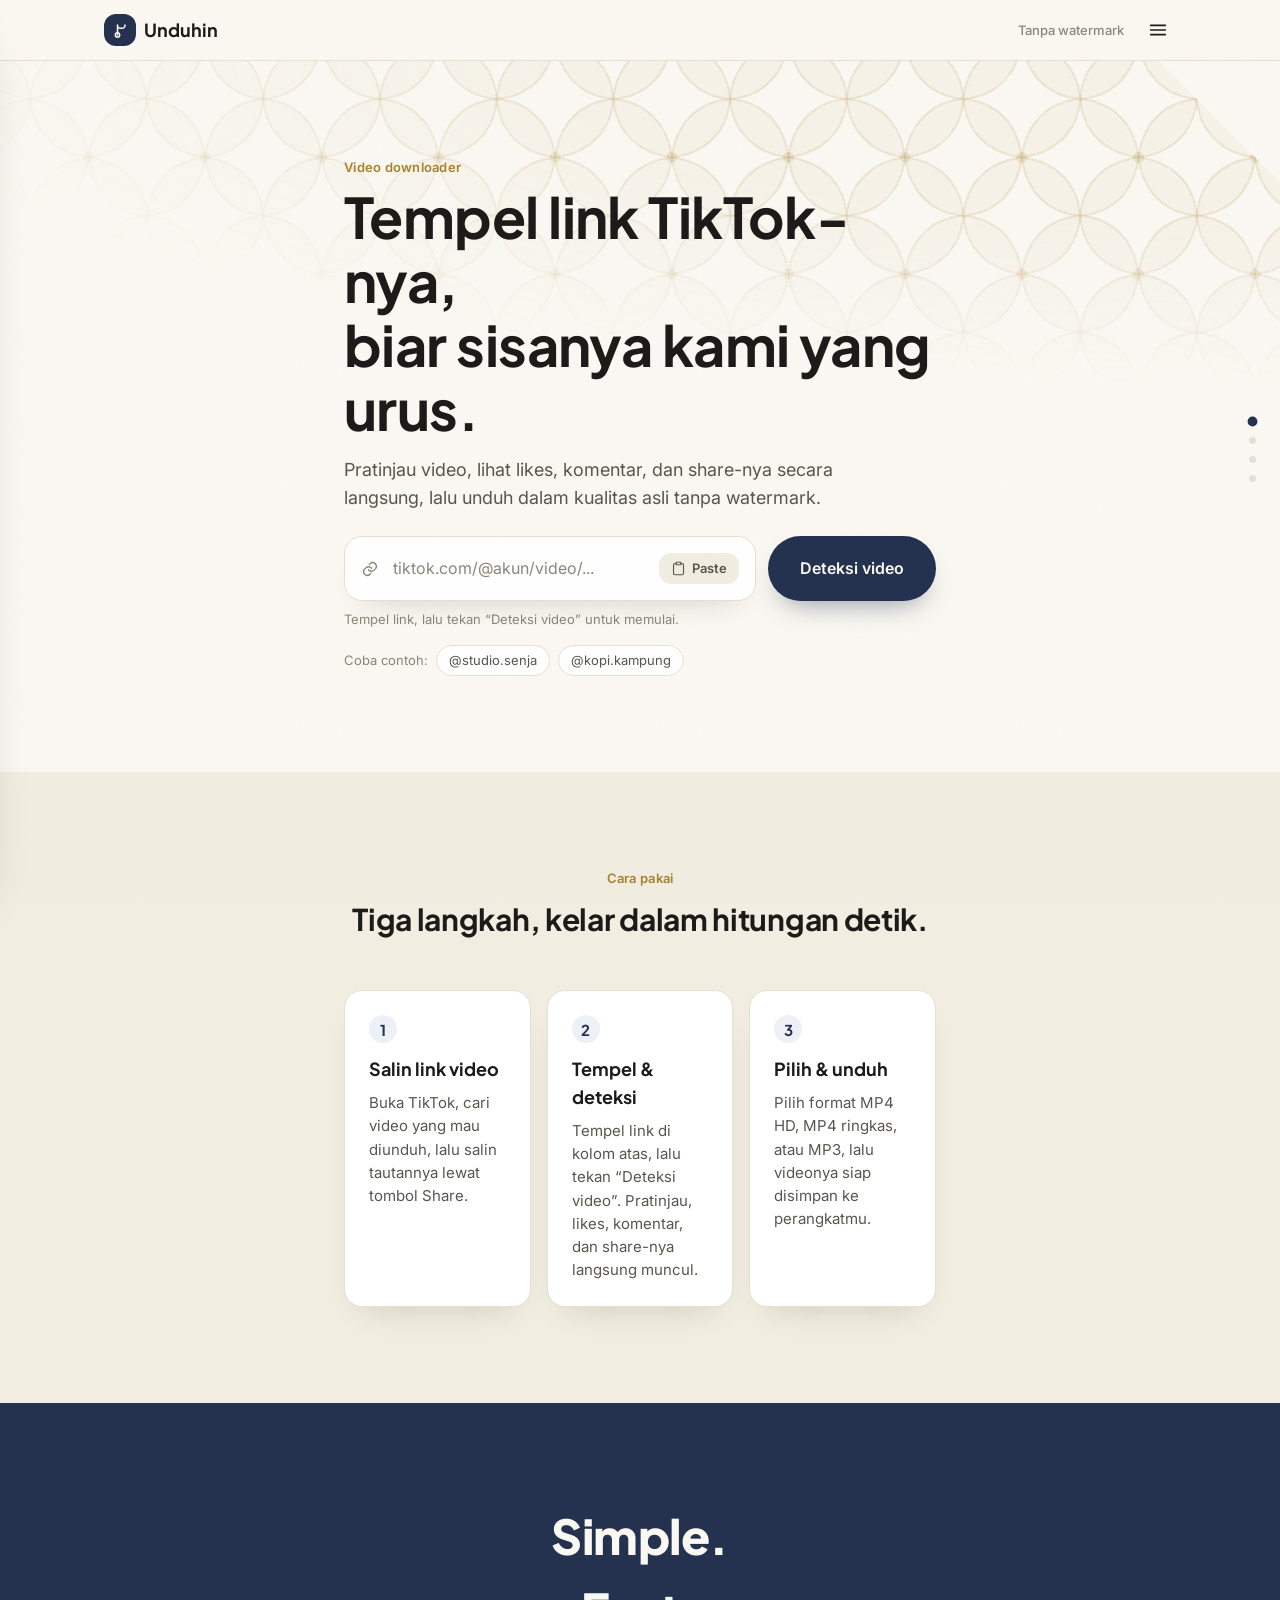
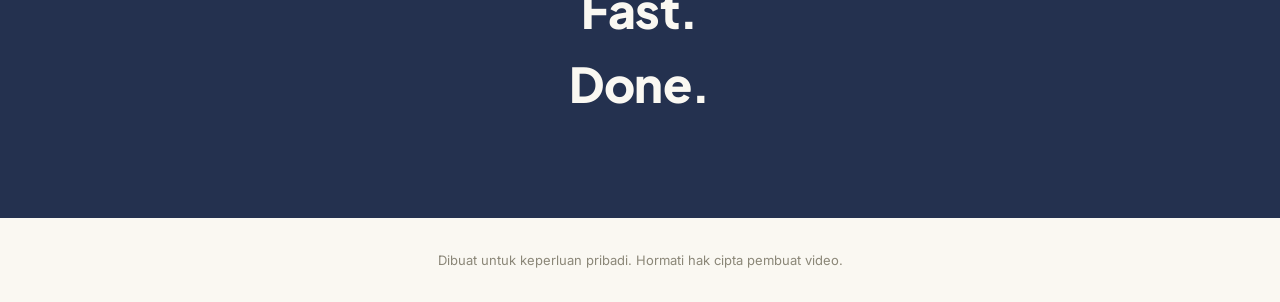
<file: index.html>
<!DOCTYPE html>
<html lang="id">
<head>
<meta charset="UTF-8">
<meta name="viewport" content="width=device-width, initial-scale=1, viewport-fit=cover">
<title>Unduh Video TikTok Tanpa Watermark — Cepat &amp; Rapi</title>
<meta name="description" content="Tempel link TikTok, lihat pratinjau, likes, komentar, dan share-nya, lalu unduh videonya dalam hitungan detik.">

<link rel="preconnect" href="https://fonts.googleapis.com">
<link rel="preconnect" href="https://fonts.gstatic.com" crossorigin>
<link href="https://fonts.googleapis.com/css2?family=Plus+Jakarta+Sans:wght@500;600;700;800&family=Inter:wght@400;500;600&display=swap" rel="stylesheet">

<link rel="stylesheet" href="css/style.css">
</head>
<body>

<div class="grain" aria-hidden="true"></div>

<!-- sidebar navigasi: Home, Statistik, Cara Penggunaan, FAQ (lihat js/sidebar.js) -->
<div class="sidebar-overlay" id="sidebarOverlay" hidden></div>
<aside class="sidebar" id="sidebar" aria-hidden="true" aria-label="Menu navigasi">
  <div class="sidebar-head">
    <span class="sidebar-title">Menu</span>
    <button type="button" class="sidebar-close" id="sidebarClose" aria-label="Tutup menu">
      <svg viewBox="0 0 24 24" width="16" height="16" fill="none" stroke="currentColor" stroke-width="2" stroke-linecap="round" stroke-linejoin="round" aria-hidden="true">
        <path d="M18 6 6 18"/>
        <path d="M6 6l12 12"/>
      </svg>
    </button>
  </div>
  <nav class="sidebar-nav" aria-label="Navigasi utama">
    <a href="index.html" class="sidebar-link">
      <span class="sidebar-link-icon" aria-hidden="true">
        <svg viewBox="0 0 24 24" width="20" height="20" fill="none" stroke="currentColor" stroke-width="1.8" stroke-linecap="round" stroke-linejoin="round">
          <path d="M3 9.5 12 3l9 6.5"/>
          <path d="M5 9.5V20a1 1 0 0 0 1 1h3v-6h6v6h3a1 1 0 0 0 1-1V9.5"/>
        </svg>
      </span>
      <span>Home</span>
    </a>
    <a href="statistik.html" class="sidebar-link">
      <span class="sidebar-link-icon" aria-hidden="true">
        <svg viewBox="0 0 24 24" width="20" height="20" fill="none" stroke="currentColor" stroke-width="1.8" stroke-linecap="round" stroke-linejoin="round">
          <path d="M4 20V10"/>
          <path d="M12 20V4"/>
          <path d="M20 20v-7"/>
        </svg>
      </span>
      <span>Statistik</span>
    </a>
    <a href="index.html#howto" class="sidebar-link" data-nav="howto">
      <span class="sidebar-link-icon" aria-hidden="true">
        <svg viewBox="0 0 24 24" width="20" height="20" fill="none" stroke="currentColor" stroke-width="1.8" stroke-linecap="round" stroke-linejoin="round">
          <path d="m4 6 1.5 1.5L8 5"/>
          <path d="M12 6h8"/>
          <path d="m4 12 1.5 1.5L8 11"/>
          <path d="M12 12h8"/>
          <path d="m4 18 1.5 1.5L8 17"/>
          <path d="M12 18h8"/>
        </svg>
      </span>
      <span>Cara Penggunaan</span>
    </a>
    <a href="faq.html" class="sidebar-link">
      <span class="sidebar-link-icon" aria-hidden="true">
        <svg viewBox="0 0 24 24" width="20" height="20" fill="none" stroke="currentColor" stroke-width="1.8" stroke-linecap="round" stroke-linejoin="round">
          <circle cx="12" cy="12" r="9"/>
          <path d="M9.5 9a2.5 2.5 0 1 1 3.5 2.3c-.8.4-1.3 1-1.3 1.9v.3"/>
          <circle cx="12" cy="17" r="0.6" fill="currentColor" stroke="none"/>
        </svg>
      </span>
      <span>FAQ</span>
    </a>
  </nav>
</aside>

<!-- progress rail: menandai posisi dalam alur, hanya muncul saat sudah ada video -->
<nav class="rail" id="rail" aria-hidden="true">
  <span class="rail-dot" data-rail="hero"></span>
  <span class="rail-dot" data-rail="stats"></span>
  <span class="rail-dot" data-rail="download"></span>
  <span class="rail-dot" data-rail="howto"></span>
</nav>

<header class="topbar">
  <div class="topbar-inner">
    <a href="#hero" class="brand">
      <span class="brand-mark" aria-hidden="true">
        <svg viewBox="0 0 24 24" width="20" height="20" fill="none" stroke="currentColor" stroke-width="1.8" stroke-linecap="round" stroke-linejoin="round">
          <path d="M9 18V6a4 4 0 0 0 4 4h1a4 4 0 0 0 4-4"/>
          <circle cx="9" cy="18" r="2.6"/>
        </svg>
      </span>
      <span class="brand-name">Unduhin</span>
    </a>
    <div class="topbar-right">
      <span class="topbar-note">Tanpa watermark</span>
      <button type="button" class="menu-btn" id="menuBtn" aria-label="Buka menu" aria-expanded="false" aria-controls="sidebar">
        <svg viewBox="0 0 24 24" width="22" height="22" fill="none" stroke="currentColor" stroke-width="1.8" stroke-linecap="round" stroke-linejoin="round" aria-hidden="true">
          <path d="M4 7h16M4 12h16M4 17h16"/>
        </svg>
      </button>
    </div>
  </div>
</header>

<main>

  <!-- 1. HERO -->
  <section class="hero" id="hero">
    <div class="hero-pattern" aria-hidden="true"><span class="hero-pattern-tile"></span></div>
    <div class="section-inner hero-inner">
      <p class="eyebrow" data-reveal>Video downloader</p>
      <h1 class="hero-title" data-stagger>
        <span>Tempel link TikTok-nya,</span>
        <span>biar sisanya kami yang urus.</span>
      </h1>
      <p class="hero-sub" data-reveal>
        Pratinjau video, lihat likes, komentar, dan share-nya secara langsung, lalu unduh dalam kualitas asli tanpa watermark.
      </p>

      <form class="link-form" id="linkForm" data-reveal>
        <label for="tiktokUrl" class="sr-only">Tempel link video TikTok</label>
        <div class="link-field">
          <svg class="link-icon" viewBox="0 0 24 24" width="18" height="18" fill="none" stroke="currentColor" stroke-width="1.8" stroke-linecap="round" stroke-linejoin="round" aria-hidden="true">
            <path d="M10 13a5 5 0 0 0 7.5.5l2-2a5 5 0 0 0-7-7l-1.5 1.5"/>
            <path d="M14 11a5 5 0 0 0-7.5-.5l-2 2a5 5 0 0 0 7 7l1.5-1.5"/>
          </svg>
          <input
            type="url"
            id="tiktokUrl"
            name="tiktokUrl"
            placeholder="tiktok.com/@akun/video/..."
            autocomplete="off"
            inputmode="url"
            required>
          <div class="link-actions">
            <button type="button" class="link-action-btn link-clear" id="linkClearBtn" aria-label="Hapus teks" hidden>
              <svg viewBox="0 0 24 24" width="15" height="15" fill="none" stroke="currentColor" stroke-width="2" stroke-linecap="round" stroke-linejoin="round" aria-hidden="true">
                <path d="M18 6 6 18"/>
                <path d="M6 6l12 12"/>
              </svg>
            </button>
            <button type="button" class="link-action-btn link-paste" id="linkPasteBtn" aria-label="Tempel dari clipboard">
              <svg viewBox="0 0 24 24" width="15" height="15" fill="none" stroke="currentColor" stroke-width="1.8" stroke-linecap="round" stroke-linejoin="round" aria-hidden="true">
                <rect x="8" y="2" width="8" height="4" rx="1"/>
                <path d="M16 4h1.5A2.5 2.5 0 0 1 20 6.5v13a2.5 2.5 0 0 1-2.5 2.5h-11A2.5 2.5 0 0 1 4 19.5v-13A2.5 2.5 0 0 1 6.5 4H8"/>
              </svg>
              <span>Paste</span>
            </button>
          </div>
        </div>
        <button type="submit" class="btn btn-primary" id="submitBtn">
          <span class="btn-label">Deteksi video</span>
          <svg class="btn-spinner" viewBox="0 0 24 24" width="18" height="18" aria-hidden="true">
            <circle cx="12" cy="12" r="9" fill="none" stroke="currentColor" stroke-width="2.4" stroke-linecap="round" stroke-dasharray="42" stroke-dashoffset="10"/>
          </svg>
        </button>
      </form>

      <p class="hero-hint" id="formHint" role="status" aria-live="polite">
        Tempel link, lalu tekan “Deteksi video” untuk memulai.
      </p>

      <div class="hero-examples" data-reveal>
        <span>Coba contoh:</span>
        <button type="button" class="chip" data-example="https://www.tiktok.com/@studio.senja/video/7284819302">@studio.senja</button>
        <button type="button" class="chip" data-example="https://www.tiktok.com/@kopi.kampung/video/7401882271">@kopi.kampung</button>
      </div>
    </div>
  </section>

  <!-- 2–7. PREVIEW + STATS (video sticky, statistik & unduhan mengalir di sampingnya) -->
  <section class="flow" id="flow" data-state="idle">

    <div class="flow-grid">

      <!-- video pinned -->
      <div class="video-pin-wrap">
        <div class="video-card" id="videoCard">
          <div class="video-frame">
            <video id="videoThumb" class="video-thumb" controls playsinline preload="metadata" poster="assets/preview-placeholder.svg"></video>
            <div class="video-scan" id="videoScan" aria-hidden="true"></div>
            <div class="video-badge" id="videoBadge">
              <span class="video-badge-arrow" aria-hidden="true">
                <svg viewBox="0 0 24 24" width="13" height="13" fill="none" stroke="currentColor" stroke-width="2.2" stroke-linecap="round" stroke-linejoin="round">
                  <path d="M6 9l6 6 6-6"/>
                </svg>
              </span>
              <span class="video-badge-text" id="videoBadgeText">Menunggu link</span>
            </div>
          </div>
          <div class="video-meta">
            <p class="video-author" id="videoAuthor">—</p>
            <p class="video-caption" id="videoCaption">Pratinjau akan muncul di sini setelah video terdeteksi.</p>
            <div class="video-extra">
              <span class="video-extra-item">Durasi: <span id="videoDuration">—</span></span>
              <span class="video-extra-item">Ukuran: <span id="videoSize">—</span></span>
            </div>
          </div>
        </div>
      </div>

      <!-- scrolling content -->
      <div class="flow-content">

        <!-- 2. STATS (tampil tepat setelah preview video) -->
        <section class="step step-stats" id="stepStats" data-section="stats">
          <p class="eyebrow" data-reveal>Langkah 1</p>
          <h2 class="step-title" data-reveal>Statistik video</h2>
          <p class="step-text" data-reveal>
            Angka di bawah diambil dari video yang sama, dihitung naik hingga berhenti tepat di jumlah aslinya.
          </p>

          <ul class="stat-list" id="statList">
            <li class="stat-row" data-stat="likes">
              <span class="stat-icon" aria-hidden="true">
                <svg viewBox="0 0 24 24" width="22" height="22" fill="none" stroke="currentColor" stroke-width="1.8" stroke-linecap="round" stroke-linejoin="round">
                  <path d="M12 20.5s-7.5-4.6-9.8-9.1C.6 8 2 4.7 5.4 4c2-.4 3.9.5 5 2.2C11.5 4.5 13.4 3.6 15.4 4c3.4.7 4.8 4 3.2 7.4C16.3 15.9 12 20.5 12 20.5Z"/>
                </svg>
              </span>
              <span class="stat-label">Suka</span>
              <span class="stat-value" data-count="0">0</span>
            </li>
            <li class="stat-row" data-stat="comments">
              <span class="stat-icon" aria-hidden="true">
                <svg viewBox="0 0 24 24" width="22" height="22" fill="none" stroke="currentColor" stroke-width="1.8" stroke-linecap="round" stroke-linejoin="round">
                  <path d="M21 11.5a8.4 8.4 0 0 1-8.9 8.4 8.8 8.8 0 0 1-3.6-.7L3 20l1-4.8a8.3 8.3 0 0 1-1-4A8.4 8.4 0 0 1 12 3a8.4 8.4 0 0 1 9 8.5Z"/>
                </svg>
              </span>
              <span class="stat-label">Komentar</span>
              <span class="stat-value" data-count="0">0</span>
            </li>
            <li class="stat-row" data-stat="shares">
              <span class="stat-icon" aria-hidden="true">
                <svg viewBox="0 0 24 24" width="22" height="22" fill="none" stroke="currentColor" stroke-width="1.8" stroke-linecap="round" stroke-linejoin="round">
                  <circle cx="18" cy="5" r="2.6"/>
                  <circle cx="6" cy="12" r="2.6"/>
                  <circle cx="18" cy="19" r="2.6"/>
                  <path d="m8.3 10.7 7.4-4.2M8.3 13.3l7.4 4.2"/>
                </svg>
              </span>
              <span class="stat-label">Dibagikan</span>
              <span class="stat-value" data-count="0">0</span>
            </li>
          </ul>
        </section>

        <!-- 3. DOWNLOAD -->
        <section class="step step-download" id="stepDownload" data-section="download">
          <p class="eyebrow" data-reveal>Langkah 2</p>
          <h2 class="step-title" data-reveal>Pilih format unduhan</h2>
          <p class="step-text" data-reveal>
            Semua tautan mengarah ke video yang sama, tanpa watermark, siap disimpan ke perangkatmu.
          </p>

          <div class="download-list" id="downloadList" data-reveal>
            <button type="button" class="download-option" data-format="mp4-hd">
              <span class="dl-icon" aria-hidden="true">
                <svg viewBox="0 0 24 24" width="20" height="20" fill="none" stroke="currentColor" stroke-width="1.8" stroke-linecap="round" stroke-linejoin="round">
                  <path d="M12 4v11m0 0 4-4m-4 4-4-4"/>
                  <path d="M4 17v2a2 2 0 0 0 2 2h12a2 2 0 0 0 2-2v-2"/>
                </svg>
              </span>
              <span class="dl-text">
                <span class="dl-title">MP4 · Kualitas HD</span>
                <span class="dl-sub">Tanpa watermark, resolusi asli</span>
              </span>
              <span class="dl-arrow" aria-hidden="true">↓</span>
            </button>

            <button type="button" class="download-option" data-format="mp4-sd">
              <span class="dl-icon" aria-hidden="true">
                <svg viewBox="0 0 24 24" width="20" height="20" fill="none" stroke="currentColor" stroke-width="1.8" stroke-linecap="round" stroke-linejoin="round">
                  <path d="M12 4v11m0 0 4-4m-4 4-4-4"/>
                  <path d="M4 17v2a2 2 0 0 0 2 2h12a2 2 0 0 0 2-2v-2"/>
                </svg>
              </span>
              <span class="dl-text">
                <span class="dl-title">MP4 · Ukuran ringkas</span>
                <span class="dl-sub">Cocok untuk koneksi terbatas</span>
              </span>
              <span class="dl-arrow" aria-hidden="true">↓</span>
            </button>

            <button type="button" class="download-option" data-format="mp3">
              <span class="dl-icon" aria-hidden="true">
                <svg viewBox="0 0 24 24" width="20" height="20" fill="none" stroke="currentColor" stroke-width="1.8" stroke-linecap="round" stroke-linejoin="round">
                  <path d="M9 18V6a4 4 0 0 0 4 4h1a4 4 0 0 0 4-4"/>
                  <circle cx="9" cy="18" r="2.6"/>
                </svg>
              </span>
              <span class="dl-text">
                <span class="dl-title">MP3 · Hanya audio</span>
                <span class="dl-sub">Simpan suara/musik videonya saja</span>
              </span>
              <span class="dl-arrow" aria-hidden="true">↓</span>
            </button>
          </div>

          <p class="download-status" id="downloadStatus" role="status" aria-live="polite"></p>

          <button type="button" class="restart-link" id="restartBtn">Unduh video lain →</button>
        </section>

      </div>
    </div>
  </section>

  <!-- 3. CARA PAKAI — selalu muncul setelah area input/result, baik result tampil maupun tidak -->
  <section class="howto" id="howto">
    <div class="section-inner howto-inner">
      <p class="eyebrow" data-reveal>Cara pakai</p>
      <h2 class="howto-title" data-reveal>Tiga langkah, kelar dalam hitungan detik.</h2>

      <div class="howto-grid">
        <div class="howto-card" data-reveal>
          <span class="howto-num" aria-hidden="true">1</span>
          <h3 class="howto-card-title">Salin link video</h3>
          <p class="howto-card-text">Buka TikTok, cari video yang mau diunduh, lalu salin tautannya lewat tombol Share.</p>
        </div>
        <div class="howto-card" data-reveal>
          <span class="howto-num" aria-hidden="true">2</span>
          <h3 class="howto-card-title">Tempel &amp; deteksi</h3>
          <p class="howto-card-text">Tempel link di kolom atas, lalu tekan “Deteksi video”. Pratinjau, likes, komentar, dan share-nya langsung muncul.</p>
        </div>
        <div class="howto-card" data-reveal>
          <span class="howto-num" aria-hidden="true">3</span>
          <h3 class="howto-card-title">Pilih &amp; unduh</h3>
          <p class="howto-card-text">Pilih format MP4 HD, MP4 ringkas, atau MP3, lalu videonya siap disimpan ke perangkatmu.</p>
        </div>
      </div>
    </div>
  </section>

  <!-- 4. ENDING -->
  <section class="ending" id="ending" data-section="ending">
    <div class="section-inner ending-inner">
      <p class="ending-line" data-stagger-word>Simple.</p>
      <p class="ending-line" data-stagger-word>Fast.</p>
      <p class="ending-line" data-stagger-word>Done.</p>
    </div>
  </section>

</main>

<footer class="site-footer">
  <p>Dibuat untuk keperluan pribadi. Hormati hak cipta pembuat video.</p>
</footer>

<script src="js/backend.js" defer></script>
<script src="js/maintenance.js" defer></script>
<script src="js/stats.js" defer></script>
<script src="js/sidebar.js" defer></script>
<script src="js/script.js" defer></script>
<script src="js/admin-trigger.js" defer></script>
</body>
</html>
</file>
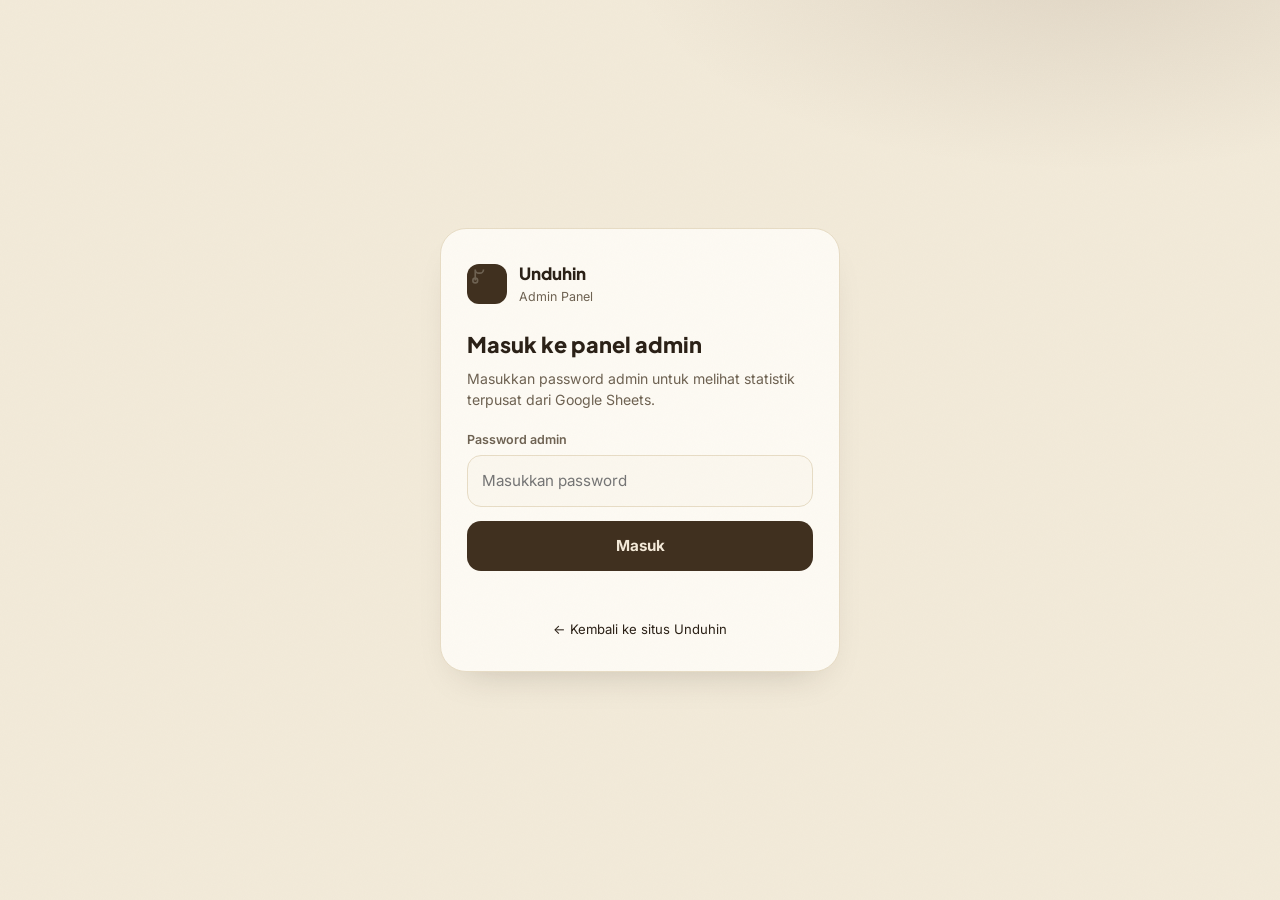
<file: admin.html>
<!DOCTYPE html>
<html lang="id">
<head>
<meta charset="UTF-8">
<meta name="viewport" content="width=device-width, initial-scale=1, viewport-fit=cover">
<title>Admin Panel — Unduhin</title>
<meta name="robots" content="noindex, nofollow">
<link rel="preconnect" href="https://fonts.googleapis.com">
<link rel="preconnect" href="https://fonts.gstatic.com" crossorigin>
<link href="https://fonts.googleapis.com/css2?family=Plus+Jakarta+Sans:wght@500;600;700;800&family=Inter:wght@400;500;600;700&display=swap" rel="stylesheet">
<link rel="stylesheet" href="css/style.css">
<link rel="stylesheet" href="css/admin.css">
</head>
<body class="adm-body">
<div class="grain" aria-hidden="true"></div>

<!-- ==========================================================================
     LOGIN
     ========================================================================== -->
<main class="adm-login-wrap" id="loginScreen">
  <div class="adm-login-card">
    <div class="adm-login-brand">
      <span class="adm-brand-mark" aria-hidden="true">
        <svg viewBox="0 0 24 24" width="22" height="22" fill="none" stroke="currentColor" stroke-width="1.8"><path d="M9 18V6a4 4 0 0 0 4 4h1a4 4 0 0 0 4-4"/><circle cx="9" cy="18" r="2.6"/></svg>
      </span>
      <div>
        <strong>Unduhin</strong>
        <span>Admin Panel</span>
      </div>
    </div>
    <h1 class="adm-login-title">Masuk ke panel admin</h1>
    <p class="adm-login-sub">Masukkan password admin untuk melihat statistik terpusat dari Google Sheets.</p>
    <label class="adm-field-label" for="password">Password admin</label>
    <input id="password" class="adm-field" type="password" autocomplete="current-password" placeholder="Masukkan password">
    <button id="loginBtn" class="adm-btn-primary" type="button">
      <span id="loginBtnText">Masuk</span>
    </button>
    <p id="loginStatus" class="adm-login-status" role="status"></p>
    <a href="index.html" class="adm-login-back">&larr; Kembali ke situs Unduhin</a>
  </div>
</main>

<!-- ==========================================================================
     DASHBOARD SHELL
     ========================================================================== -->
<div class="adm-app" id="adminApp" hidden>

  <header class="adm-topbar">
    <div class="adm-topbar-inner">
      <div class="adm-brand">
        <span class="adm-brand-mark" aria-hidden="true">
          <svg viewBox="0 0 24 24" width="20" height="20" fill="none" stroke="currentColor" stroke-width="1.8"><path d="M9 18V6a4 4 0 0 0 4 4h1a4 4 0 0 0 4-4"/><circle cx="9" cy="18" r="2.6"/></svg>
        </span>
        <div class="adm-brand-text">
          <strong>Unduhin</strong>
          <span>Admin Panel</span>
        </div>
      </div>
      <div class="adm-topbar-actions">
        <span class="adm-online-pill" id="topStatusPill">
          <span class="adm-status-dot" id="topStatusDot"></span>
          <span id="topStatusText">Memeriksa…</span>
        </span>
        <button class="adm-icon-btn" id="themeToggle" type="button" aria-label="Ganti tampilan">
          <svg viewBox="0 0 24 24" width="18" height="18" fill="none" stroke="currentColor" stroke-width="1.8" stroke-linecap="round"><circle cx="12" cy="12" r="4"/><path d="M12 2v2M12 20v2M4.9 4.9l1.4 1.4M17.7 17.7l1.4 1.4M2 12h2M20 12h2M4.9 19.1l1.4-1.4M17.7 6.3l1.4-1.4"/></svg>
        </button>
        <div class="adm-menu-wrap">
          <button class="adm-icon-btn" id="menuToggle" type="button" aria-label="Menu" aria-expanded="false">
            <svg viewBox="0 0 24 24" width="18" height="18" fill="none" stroke="currentColor" stroke-width="1.8" stroke-linecap="round"><path d="M4 7h16M4 12h16M4 17h16"/></svg>
          </button>
          <div class="adm-menu" id="menuDropdown">
            <a href="index.html" class="adm-menu-item">Lihat situs Unduhin</a>
            <button class="adm-menu-item adm-menu-item--danger" id="logoutBtn" type="button">Keluar</button>
          </div>
        </div>
      </div>
    </div>
  </header>

  <main class="adm-main">

    <!-- ============== OVERVIEW ============== -->
    <section class="adm-page" id="page-overview">
      <div class="adm-hero">
        <span class="adm-hero-icon" aria-hidden="true">
          <svg viewBox="0 0 24 24" width="22" height="22" fill="none" stroke="currentColor" stroke-width="1.7"><path d="M5 16 3 21l5-2 4 2 4-2 5 2-2-5"/><path d="M12 15a6 6 0 1 0 0-12 6 6 0 0 0 0 12Z"/></svg>
        </span>
        <div class="adm-hero-text">
          <h1>Halo, Admin!</h1>
          <p>Selamat datang di dashboard Unduhin.</p>
        </div>
      </div>

      <button class="adm-slim-card" id="ovApiPill" type="button">
        <span class="adm-slim-icon" aria-hidden="true">
          <svg viewBox="0 0 24 24" width="16" height="16" fill="none" stroke="currentColor" stroke-width="1.8"><path d="m9 6-6 6 6 6M15 6l6 6-6 6"/></svg>
        </span>
        <span class="adm-slim-text">
          <strong>Google Apps Script</strong>
          <span class="adm-slim-sub"><span class="adm-status-dot" id="ovApiDot"></span><span id="ovApiText">Memeriksa sistem…</span></span>
        </span>
        <span class="adm-slim-time" id="ovApiTime">—</span>
      </button>

      <div class="adm-section-head">
        <span class="adm-section-icon" aria-hidden="true">
          <svg viewBox="0 0 24 24" width="18" height="18" fill="none" stroke="currentColor" stroke-width="1.8"><path d="M4 20V10M12 20V4M20 20v-7"/></svg>
        </span>
        <div class="adm-section-text">
          <h2>Ringkasan Statistik</h2>
          <p>Data real-time dari Google Sheets</p>
        </div>
        <span class="adm-chip">7 hari terakhir</span>
      </div>

      <div class="adm-stat-grid" id="ovStatGrid">
        <!-- diisi oleh JS: 7 kartu statistik + 1 kartu Status API -->
      </div>

      <div class="adm-card">
        <div class="adm-card-head">
          <span class="adm-card-icon" aria-hidden="true">
            <svg viewBox="0 0 24 24" width="16" height="16" fill="none" stroke="currentColor" stroke-width="1.8"><path d="M3 17l6-6 4 4 8-8"/><path d="M15 7h6v6"/></svg>
          </span>
          <div>
            <h3>Tren Pengguna</h3>
            <p>7 hari terakhir</p>
          </div>
        </div>
        <div class="adm-chart-wrap" id="ovTrendChart" aria-live="polite"></div>
      </div>

      <div class="adm-card">
        <div class="adm-card-head">
          <span class="adm-card-icon" aria-hidden="true">
            <svg viewBox="0 0 24 24" width="16" height="16" fill="none" stroke="currentColor" stroke-width="1.8"><circle cx="12" cy="12" r="9"/><path d="M12 7v5l3.5 2"/></svg>
          </span>
          <div>
            <h3>Aktivitas Terbaru</h3>
          </div>
          <a href="#activity" class="adm-see-all">Lihat semua &rarr;</a>
        </div>
        <div class="adm-activity-list" id="ovRecentList" aria-live="polite"></div>
      </div>
    </section>

    <!-- ============== ANALYTICS ============== -->
    <section class="adm-page" id="page-analytics" hidden>
      <div class="adm-hero">
        <span class="adm-hero-icon" aria-hidden="true">
          <svg viewBox="0 0 24 24" width="22" height="22" fill="none" stroke="currentColor" stroke-width="1.7"><path d="M4 20V10M12 20V4M20 20v-7"/></svg>
        </span>
        <div class="adm-hero-text">
          <h1>Analytics</h1>
          <p>Lihat tren, pola, dan insight dari data pengguna.</p>
        </div>
        <div class="adm-dropdown" id="periodDropdown">
          <button class="adm-status-pill adm-status-pill--plain" id="periodBtn" type="button" aria-expanded="false">
            <svg viewBox="0 0 24 24" width="13" height="13" fill="none" stroke="currentColor" stroke-width="2"><rect x="3" y="4" width="18" height="17" rx="2"/><path d="M3 9h18M8 3v3M16 3v3"/></svg>
            <span id="periodLabel">7 Hari Terakhir</span>
            <svg viewBox="0 0 24 24" width="12" height="12" fill="none" stroke="currentColor" stroke-width="2"><path d="M6 9l6 6 6-6"/></svg>
          </button>
          <ul class="adm-dropdown-menu" id="periodMenu">
            <li data-period="today">Hari Ini</li>
            <li data-period="7d">7 Hari Terakhir</li>
            <li data-period="30d">30 Hari</li>
          </ul>
        </div>
      </div>

      <div class="adm-stat-grid adm-stat-grid--4" id="anStatGrid">
        <!-- diisi oleh JS -->
      </div>

      <div class="adm-card">
        <div class="adm-card-head">
          <span class="adm-card-icon" aria-hidden="true">
            <svg viewBox="0 0 24 24" width="16" height="16" fill="none" stroke="currentColor" stroke-width="1.8"><path d="M3 17l6-6 4 4 8-8"/><path d="M15 7h6v6"/></svg>
          </span>
          <div>
            <h3>Tren Pengguna</h3>
            <p id="anTrendSub">Jumlah pengguna unik dalam periode ini</p>
          </div>
        </div>
        <div class="adm-chart-wrap" id="anTrendChart" aria-live="polite"></div>
      </div>

      <div class="adm-two-col">
        <div class="adm-card">
          <div class="adm-card-head">
            <span class="adm-card-icon" aria-hidden="true">
              <svg viewBox="0 0 24 24" width="16" height="16" fill="none" stroke="currentColor" stroke-width="1.8"><path d="M21 12a9 9 0 1 1-9-9"/><path d="M21 12A9 9 0 0 0 12 3v9z"/></svg>
            </span>
            <div>
              <h3>Jenis Aktivitas</h3>
              <p>Distribusi aktivitas pengguna</p>
            </div>
          </div>
          <div class="adm-donut-wrap" id="anDonutWrap" aria-live="polite"></div>
        </div>

        <div class="adm-card">
          <div class="adm-card-head">
            <span class="adm-card-icon" aria-hidden="true">
              <svg viewBox="0 0 24 24" width="16" height="16" fill="none" stroke="currentColor" stroke-width="1.8"><path d="M12 3v12m0 0-4-4m4 4 4-4M4 21h16"/></svg>
            </span>
            <div>
              <h3>Format Download</h3>
              <p>Format file yang paling sering diunduh</p>
            </div>
          </div>
          <div class="adm-bar-list" id="anFormatList" aria-live="polite"></div>
        </div>
      </div>

      <div class="adm-card">
        <div class="adm-card-head">
          <span class="adm-card-icon" aria-hidden="true">
            <svg viewBox="0 0 24 24" width="16" height="16" fill="none" stroke="currentColor" stroke-width="1.8"><circle cx="12" cy="12" r="9"/><path d="M12 7v5l3.5 2"/></svg>
          </span>
          <div>
            <h3>Aktivitas Terbaru</h3>
            <p>Aktivitas pengguna dalam periode ini</p>
          </div>
          <a href="#activity" class="adm-see-all">Lihat semua &rarr;</a>
        </div>
        <div class="adm-table-wrap" id="anActivityTable" aria-live="polite"></div>
      </div>
    </section>

    <!-- ============== ACTIVITY ============== -->
    <section class="adm-page" id="page-activity" hidden>
      <div class="adm-hero">
        <span class="adm-hero-icon" aria-hidden="true">
          <svg viewBox="0 0 24 24" width="22" height="22" fill="none" stroke="currentColor" stroke-width="1.7"><circle cx="12" cy="12" r="9"/><path d="M12 7v5l3.5 2"/></svg>
        </span>
        <div class="adm-hero-text">
          <h1>Activity</h1>
          <p>Log aktivitas pengguna secara lengkap, terbaru di atas.</p>
        </div>
      </div>

      <div class="adm-search-row">
        <svg viewBox="0 0 24 24" width="16" height="16" fill="none" stroke="currentColor" stroke-width="2"><circle cx="11" cy="11" r="7"/><path d="m21 21-4.3-4.3"/></svg>
        <input type="text" id="activitySearch" class="adm-search-input" placeholder="Cari visitor ID, halaman, atau format…">
      </div>

      <div class="adm-filter-row" id="activityFilters">
        <button class="adm-filter-chip is-active" data-filter="all" type="button">Semua</button>
        <button class="adm-filter-chip" data-filter="download" type="button">Download</button>
        <button class="adm-filter-chip" data-filter="deteksi" type="button">Deteksi</button>
        <button class="adm-filter-chip" data-filter="kunjungan" type="button">Kunjungan</button>
        <button class="adm-filter-chip" data-filter="lainnya" type="button">Lainnya</button>
      </div>

      <div class="adm-card adm-card--flush">
        <div class="adm-card-head">
          <div>
            <h3>Log Aktivitas</h3>
            <p id="actCountLabel">Memuat data…</p>
          </div>
        </div>
        <div class="adm-table-wrap" id="activityTable" aria-live="polite"></div>
        <div class="adm-activity-footer">
          <button class="adm-btn-secondary" id="loadMoreBtn" type="button" hidden>Muat lebih banyak</button>
        </div>
      </div>
    </section>

    <!-- ============== SYSTEM ============== -->
    <section class="adm-page" id="page-system" hidden>
      <div class="adm-hero">
        <span class="adm-hero-icon" aria-hidden="true">
          <svg viewBox="0 0 24 24" width="22" height="22" fill="none" stroke="currentColor" stroke-width="1.6"><circle cx="12" cy="12" r="3"/><path d="M19.4 15a1.7 1.7 0 0 0 .34 1.87l.06.06a2 2 0 1 1-2.83 2.83l-.06-.06a1.7 1.7 0 0 0-1.87-.34 1.7 1.7 0 0 0-1 1.55V21a2 2 0 1 1-4 0v-.09a1.7 1.7 0 0 0-1-1.56 1.7 1.7 0 0 0-1.87.34l-.06.06a2 2 0 1 1-2.83-2.83l.06-.06a1.7 1.7 0 0 0 .34-1.87 1.7 1.7 0 0 0-1.55-1H3a2 2 0 1 1 0-4h.09a1.7 1.7 0 0 0 1.56-1 1.7 1.7 0 0 0-.34-1.87l-.06-.06a2 2 0 1 1 2.83-2.83l.06.06a1.7 1.7 0 0 0 1.87.34H9a1.7 1.7 0 0 0 1-1.55V3a2 2 0 1 1 4 0v.09a1.7 1.7 0 0 0 1 1.55 1.7 1.7 0 0 0 1.87-.34l.06-.06a2 2 0 1 1 2.83 2.83l-.06.06a1.7 1.7 0 0 0-.34 1.87V9a1.7 1.7 0 0 0 1.55 1H21a2 2 0 1 1 0 4h-.09a1.7 1.7 0 0 0-1.55 1Z"/></svg>
        </span>
        <div class="adm-hero-text">
          <h1>System</h1>
          <p>Pantau status koneksi dan informasi teknis admin panel.</p>
        </div>
      </div>

      <div class="adm-card">
        <div class="adm-card-head">
          <span class="adm-card-icon" aria-hidden="true">
            <svg viewBox="0 0 24 24" width="16" height="16" fill="none" stroke="currentColor" stroke-width="1.8"><path d="m9 6-6 6 6 6M15 6l6 6-6 6"/></svg>
          </span>
          <div>
            <h3>Google Apps Script</h3>
            <p>Status koneksi ke backend statistik</p>
          </div>
        </div>
        <div class="adm-sys-row">
          <div class="adm-sys-status"><span class="adm-status-dot" id="sysGasDot"></span><span id="sysGasText">Memeriksa…</span></div>
          <button class="adm-btn-secondary adm-btn-secondary--sm" id="sysGasCheck" type="button">Cek ulang</button>
        </div>
        <p class="adm-sys-note" id="sysGasTime">—</p>
      </div>

      <!-- ============== API HEALTH MONITOR ============== -->
      <div class="adm-card" id="apiHealthCard">
        <div class="adm-card-head">
          <span class="adm-card-icon" aria-hidden="true">
            <svg viewBox="0 0 24 24" width="16" height="16" fill="none" stroke="currentColor" stroke-width="1.8"><path d="M22 12h-4l-3 9L9 3l-3 9H2"/></svg>
          </span>
          <div>
            <h3>API Health Monitor</h3>
            <p>Status nyata provider downloader, dicek langsung dari server</p>
          </div>
        </div>
        <div class="adm-api-list" id="apiHealthList">
          <div class="adm-state">Memuat status API…</div>
        </div>
        <button class="adm-btn-secondary" id="apiHealthCheckAll" type="button">Check All</button>
        <p class="adm-sys-note" id="apiHealthUpdated">—</p>
      </div>

      <!-- ============== API FAILOVER CONTROL ============== -->
      <div class="adm-card" id="apiFailoverCard">
        <div class="adm-card-head">
          <span class="adm-card-icon" aria-hidden="true">
            <svg viewBox="0 0 24 24" width="16" height="16" fill="none" stroke="currentColor" stroke-width="1.8"><path d="M7 7h10l-3-3M17 17H7l3 3"/></svg>
          </span>
          <div>
            <h3>API Failover Control</h3>
            <p>Provider yang dinonaktifkan otomatis dilewati downloader</p>
          </div>
        </div>
        <div class="adm-api-toggle-list" id="apiFailoverList">
          <div class="adm-state">Memuat provider…</div>
        </div>
      </div>

      <!-- ============== MAINTENANCE MODE ============== -->
      <div class="adm-card" id="maintenanceCard">
        <div class="adm-card-head">
          <span class="adm-card-icon" aria-hidden="true">
            <svg viewBox="0 0 24 24" width="16" height="16" fill="none" stroke="currentColor" stroke-width="1.8"><path d="M12 9v4m0 4h.01M10.3 3.9 1.8 18a2 2 0 0 0 1.7 3h17a2 2 0 0 0 1.7-3L13.7 3.9a2 2 0 0 0-3.4 0Z"/></svg>
          </span>
          <div>
            <h3>Maintenance Mode</h3>
            <p>Saat aktif, situs publik menampilkan halaman pemeliharaan</p>
          </div>
        </div>
        <div class="adm-sys-row">
          <div class="adm-sys-status"><span class="adm-status-dot" id="maintStatusDot"></span><span id="maintStatusText">Memuat…</span></div>
        </div>
        <label class="adm-switch-row" for="maintToggle">
          <span>Website Status: Maintenance</span>
          <span class="adm-switch"><input type="checkbox" id="maintToggle"><span class="adm-switch-track"><span class="adm-switch-thumb"></span></span></span>
        </label>
        <label class="adm-field-label" for="maintMessage">Pesan Maintenance</label>
        <textarea id="maintMessage" class="adm-field adm-textarea" rows="3" placeholder="Unduhin sedang dalam pemeliharaan."></textarea>
        <button class="adm-btn-primary" id="maintSaveBtn" type="button">Simpan Perubahan</button>
        <p class="adm-sys-note">Admin tetap dapat login &amp; mematikan maintenance dari panel ini walau maintenance aktif.</p>
      </div>

      <div class="adm-card">
        <div class="adm-card-head">
          <span class="adm-card-icon" aria-hidden="true">
            <svg viewBox="0 0 24 24" width="16" height="16" fill="none" stroke="currentColor" stroke-width="1.8"><circle cx="12" cy="12" r="9"/><path d="M3 12h18M12 3a14 14 0 0 1 0 18M12 3a14 14 0 0 0 0 18"/></svg>
          </span>
          <div>
            <h3>Status Website</h3>
            <p>Koneksi jaringan pada browser ini</p>
          </div>
        </div>
        <div class="adm-sys-row">
          <div class="adm-sys-status"><span class="adm-status-dot" id="sysNetDot"></span><span id="sysNetText">—</span></div>
        </div>
      </div>

      <div class="adm-card">
        <div class="adm-card-head">
          <span class="adm-card-icon" aria-hidden="true">
            <svg viewBox="0 0 24 24" width="16" height="16" fill="none" stroke="currentColor" stroke-width="1.8"><circle cx="12" cy="12" r="9"/><path d="M12 8h.01M11 12h1v5h1"/></svg>
          </span>
          <div>
            <h3>Informasi Sistem</h3>
          </div>
        </div>
        <div class="adm-info-list" id="sysInfoList"></div>
      </div>
    </section>

    <!-- ============== SETTINGS ============== -->
    <section class="adm-page" id="page-settings" hidden>
      <div class="adm-hero">
        <span class="adm-hero-icon" aria-hidden="true">
          <svg viewBox="0 0 24 24" width="22" height="22" fill="none" stroke="currentColor" stroke-width="1.6"><path d="M4 6h10M4 12h16M4 18h10"/><circle cx="17" cy="6" r="2"/><circle cx="8" cy="18" r="2"/></svg>
        </span>
        <div class="adm-hero-text">
          <h1>Settings</h1>
          <p>Kelola preferensi tampilan dan akun admin.</p>
        </div>
      </div>

      <div class="adm-settings-group">
        <p class="adm-settings-label">General</p>
        <div class="adm-card adm-card--flush">
          <div class="adm-settings-item">
            <span>Nama Situs</span>
            <span class="adm-settings-value">Unduhin</span>
          </div>
          <a href="index.html" class="adm-settings-item adm-settings-item--btn">
            <span>Lihat situs publik</span>
            <span aria-hidden="true">&rarr;</span>
          </a>
        </div>
      </div>

      <div class="adm-settings-group">
        <p class="adm-settings-label">Appearance</p>
        <div class="adm-card">
          <div class="adm-seg" id="themeSeg">
            <button class="adm-seg-btn" data-theme="cream" type="button">Cream</button>
            <button class="adm-seg-btn" data-theme="warm" type="button">Warm</button>
          </div>
        </div>
      </div>

      <div class="adm-settings-group">
        <p class="adm-settings-label">Security</p>
        <div class="adm-card adm-card--flush">
          <div class="adm-settings-item">
            <div>
              <span>Ubah Password Admin</span>
              <p class="adm-settings-sub">Memerlukan pembaruan pada Code.gs</p>
            </div>
            <span class="adm-tag-soon">Segera</span>
          </div>
          <button class="adm-settings-item adm-settings-item--btn adm-settings-item--danger" id="settingsLogoutBtn" type="button">
            <span>Keluar dari Admin Panel</span>
          </button>
        </div>
      </div>

      <div class="adm-settings-group">
        <p class="adm-settings-label">System</p>
        <div class="adm-card adm-card--flush">
          <button class="adm-settings-item adm-settings-item--btn" id="settingsResetBtn" type="button">
            <span>Reset Preferensi Tampilan Lokal</span>
          </button>
        </div>
      </div>
    </section>

  </main>

  <nav class="adm-bottomnav" id="bottomNav">
    <button class="adm-nav-btn" data-route="overview" type="button">
      <svg viewBox="0 0 24 24" width="20" height="20" fill="none" stroke="currentColor" stroke-width="1.8" stroke-linecap="round" stroke-linejoin="round"><path d="M3 9.5 12 3l9 6.5"/><path d="M5 9.5V20a1 1 0 0 0 1 1h3v-6h6v6h3a1 1 0 0 0 1-1V9.5"/></svg>
      <span>Overview</span>
    </button>
    <button class="adm-nav-btn" data-route="analytics" type="button">
      <svg viewBox="0 0 24 24" width="20" height="20" fill="none" stroke="currentColor" stroke-width="1.8" stroke-linecap="round" stroke-linejoin="round"><path d="M4 20V10M12 20V4M20 20v-7"/></svg>
      <span>Analytics</span>
    </button>
    <button class="adm-nav-btn" data-route="activity" type="button">
      <svg viewBox="0 0 24 24" width="20" height="20" fill="none" stroke="currentColor" stroke-width="1.8" stroke-linecap="round" stroke-linejoin="round"><path d="M9 5H7a2 2 0 0 0-2 2v12a2 2 0 0 0 2 2h10a2 2 0 0 0 2-2V7a2 2 0 0 0-2-2h-2"/><rect x="9" y="3" width="6" height="4" rx="1"/><path d="M9 12h6M9 16h6"/></svg>
      <span>Activity</span>
    </button>
    <button class="adm-nav-btn" data-route="system" type="button">
      <svg viewBox="0 0 24 24" width="20" height="20" fill="none" stroke="currentColor" stroke-width="1.8" stroke-linecap="round" stroke-linejoin="round"><circle cx="12" cy="12" r="3"/><path d="M19.4 15a1.7 1.7 0 0 0 .34 1.87l.06.06a2 2 0 1 1-2.83 2.83l-.06-.06a1.7 1.7 0 0 0-1.87-.34 1.7 1.7 0 0 0-1 1.55V21a2 2 0 1 1-4 0v-.09a1.7 1.7 0 0 0-1-1.56 1.7 1.7 0 0 0-1.87.34l-.06.06a2 2 0 1 1-2.83-2.83l.06-.06a1.7 1.7 0 0 0 .34-1.87 1.7 1.7 0 0 0-1.55-1H3a2 2 0 1 1 0-4h.09a1.7 1.7 0 0 0 1.56-1 1.7 1.7 0 0 0-.34-1.87l-.06-.06a2 2 0 1 1 2.83-2.83l.06.06a1.7 1.7 0 0 0 1.87.34H9a1.7 1.7 0 0 0 1-1.55V3a2 2 0 1 1 4 0v.09a1.7 1.7 0 0 0 1 1.55 1.7 1.7 0 0 0 1.87-.34l.06-.06a2 2 0 1 1 2.83 2.83l-.06.06a1.7 1.7 0 0 0-.34 1.87V9a1.7 1.7 0 0 0 1.55 1H21a2 2 0 1 1 0 4h-.09a1.7 1.7 0 0 0-1.55 1Z"/></svg>
      <span>System</span>
    </button>
    <button class="adm-nav-btn" data-route="settings" type="button">
      <svg viewBox="0 0 24 24" width="20" height="20" fill="none" stroke="currentColor" stroke-width="1.8" stroke-linecap="round" stroke-linejoin="round"><path d="M4 6h10M4 12h16M4 18h10"/><circle cx="17" cy="6" r="2"/><circle cx="8" cy="18" r="2"/></svg>
      <span>Settings</span>
    </button>
  </nav>

  <div class="adm-toast-wrap" id="toastWrap" aria-live="polite"></div>
</div>

<script src="js/backend.js"></script>
<script src="js/admin.js"></script>
</body>
</html>
</file>
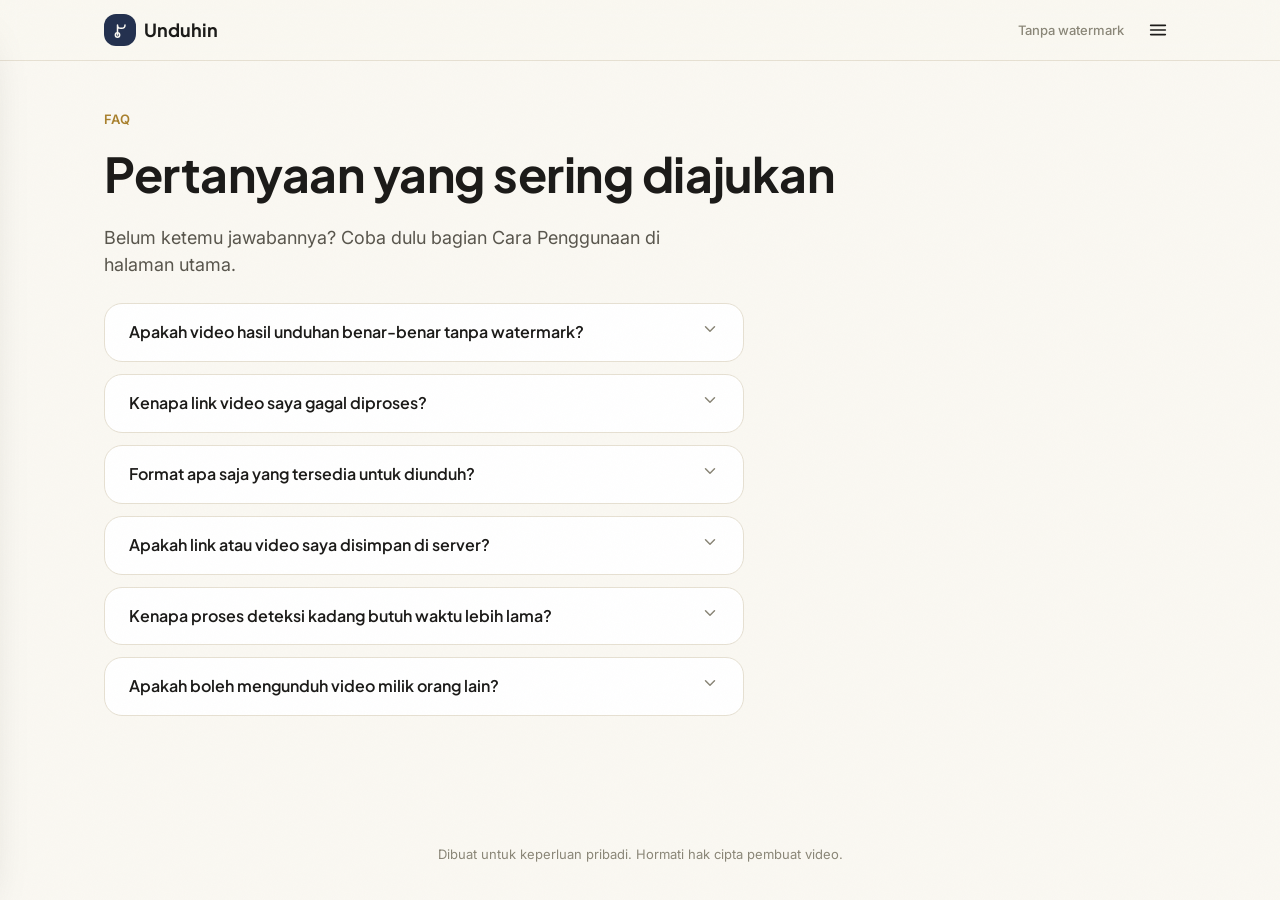
<file: faq.html>
<!DOCTYPE html>
<html lang="id">
<head>
<meta charset="UTF-8">
<meta name="viewport" content="width=device-width, initial-scale=1, viewport-fit=cover">
<title>FAQ — Unduhin</title>
<meta name="description" content="Pertanyaan yang sering diajukan seputar Unduhin, downloader video TikTok tanpa watermark.">

<link rel="preconnect" href="https://fonts.googleapis.com">
<link rel="preconnect" href="https://fonts.gstatic.com" crossorigin>
<link href="https://fonts.googleapis.com/css2?family=Plus+Jakarta+Sans:wght@500;600;700;800&family=Inter:wght@400;500;600&display=swap" rel="stylesheet">

<link rel="stylesheet" href="css/style.css">
</head>
<body>

<div class="grain" aria-hidden="true"></div>

<!-- sidebar navigasi: sama seperti index.html (lihat js/sidebar.js) -->
<div class="sidebar-overlay" id="sidebarOverlay" hidden></div>
<aside class="sidebar" id="sidebar" aria-hidden="true" aria-label="Menu navigasi">
  <div class="sidebar-head">
    <span class="sidebar-title">Menu</span>
    <button type="button" class="sidebar-close" id="sidebarClose" aria-label="Tutup menu">
      <svg viewBox="0 0 24 24" width="16" height="16" fill="none" stroke="currentColor" stroke-width="2" stroke-linecap="round" stroke-linejoin="round" aria-hidden="true">
        <path d="M18 6 6 18"/>
        <path d="M6 6l12 12"/>
      </svg>
    </button>
  </div>
  <nav class="sidebar-nav" aria-label="Navigasi utama">
    <a href="index.html" class="sidebar-link">
      <span class="sidebar-link-icon" aria-hidden="true">
        <svg viewBox="0 0 24 24" width="20" height="20" fill="none" stroke="currentColor" stroke-width="1.8" stroke-linecap="round" stroke-linejoin="round">
          <path d="M3 9.5 12 3l9 6.5"/>
          <path d="M5 9.5V20a1 1 0 0 0 1 1h3v-6h6v6h3a1 1 0 0 0 1-1V9.5"/>
        </svg>
      </span>
      <span>Home</span>
    </a>
    <a href="statistik.html" class="sidebar-link">
      <span class="sidebar-link-icon" aria-hidden="true">
        <svg viewBox="0 0 24 24" width="20" height="20" fill="none" stroke="currentColor" stroke-width="1.8" stroke-linecap="round" stroke-linejoin="round">
          <path d="M4 20V10"/>
          <path d="M12 20V4"/>
          <path d="M20 20v-7"/>
        </svg>
      </span>
      <span>Statistik</span>
    </a>
    <a href="index.html#howto" class="sidebar-link" data-nav="howto">
      <span class="sidebar-link-icon" aria-hidden="true">
        <svg viewBox="0 0 24 24" width="20" height="20" fill="none" stroke="currentColor" stroke-width="1.8" stroke-linecap="round" stroke-linejoin="round">
          <path d="m4 6 1.5 1.5L8 5"/>
          <path d="M12 6h8"/>
          <path d="m4 12 1.5 1.5L8 11"/>
          <path d="M12 12h8"/>
          <path d="m4 18 1.5 1.5L8 17"/>
          <path d="M12 18h8"/>
        </svg>
      </span>
      <span>Cara Penggunaan</span>
    </a>
    <a href="faq.html" class="sidebar-link">
      <span class="sidebar-link-icon" aria-hidden="true">
        <svg viewBox="0 0 24 24" width="20" height="20" fill="none" stroke="currentColor" stroke-width="1.8" stroke-linecap="round" stroke-linejoin="round">
          <circle cx="12" cy="12" r="9"/>
          <path d="M9.5 9a2.5 2.5 0 1 1 3.5 2.3c-.8.4-1.3 1-1.3 1.9v.3"/>
          <circle cx="12" cy="17" r="0.6" fill="currentColor" stroke="none"/>
        </svg>
      </span>
      <span>FAQ</span>
    </a>
  </nav>
</aside>

<header class="topbar">
  <div class="topbar-inner">
    <a href="index.html" class="brand">
      <span class="brand-mark" aria-hidden="true">
        <svg viewBox="0 0 24 24" width="20" height="20" fill="none" stroke="currentColor" stroke-width="1.8" stroke-linecap="round" stroke-linejoin="round">
          <path d="M9 18V6a4 4 0 0 0 4 4h1a4 4 0 0 0 4-4"/>
          <circle cx="9" cy="18" r="2.6"/>
        </svg>
      </span>
      <span class="brand-name">Unduhin</span>
    </a>
    <div class="topbar-right">
      <span class="topbar-note">Tanpa watermark</span>
      <button type="button" class="menu-btn" id="menuBtn" aria-label="Buka menu" aria-expanded="false" aria-controls="sidebar">
        <svg viewBox="0 0 24 24" width="22" height="22" fill="none" stroke="currentColor" stroke-width="1.8" stroke-linecap="round" stroke-linejoin="round" aria-hidden="true">
          <path d="M4 7h16M4 12h16M4 17h16"/>
        </svg>
      </button>
    </div>
  </div>
</header>

<main class="page-main">

  <section class="page-hero">
    <div class="section-inner">
      <p class="eyebrow">FAQ</p>
      <h1 class="page-title">Pertanyaan yang sering diajukan</h1>
      <p class="page-sub">Belum ketemu jawabannya? Coba dulu bagian Cara Penggunaan di halaman utama.</p>
    </div>
  </section>

  <section class="faq-section">
    <div class="section-inner">
      <div class="faq-list">

        <details class="faq-item">
          <summary class="faq-question">
            <span>Apakah video hasil unduhan benar-benar tanpa watermark?</span>
            <span class="faq-icon" aria-hidden="true">
              <svg viewBox="0 0 24 24" width="18" height="18" fill="none" stroke="currentColor" stroke-width="2" stroke-linecap="round" stroke-linejoin="round"><path d="m6 9 6 6 6-6"/></svg>
            </span>
          </summary>
          <p class="faq-answer">Ya. Semua tautan unduhan yang ditampilkan berasal langsung dari sumber video tanpa watermark bawaan TikTok, sesuai data yang dikembalikan oleh API yang berhasil merespons.</p>
        </details>

        <details class="faq-item">
          <summary class="faq-question">
            <span>Kenapa link video saya gagal diproses?</span>
            <span class="faq-icon" aria-hidden="true">
              <svg viewBox="0 0 24 24" width="18" height="18" fill="none" stroke="currentColor" stroke-width="2" stroke-linecap="round" stroke-linejoin="round"><path d="m6 9 6 6 6-6"/></svg>
            </span>
          </summary>
          <p class="faq-answer">Biasanya karena salah satu dari tiga hal: link yang ditempel bukan link TikTok yang valid, videonya bersifat privat (bukan publik), atau semua sumber unduhan publik yang dipakai sedang sibuk/mencapai batas penggunaan. Coba beberapa saat lagi atau pastikan videonya bisa dibuka langsung dari aplikasi TikTok.</p>
        </details>

        <details class="faq-item">
          <summary class="faq-question">
            <span>Format apa saja yang tersedia untuk diunduh?</span>
            <span class="faq-icon" aria-hidden="true">
              <svg viewBox="0 0 24 24" width="18" height="18" fill="none" stroke="currentColor" stroke-width="2" stroke-linecap="round" stroke-linejoin="round"><path d="m6 9 6 6 6-6"/></svg>
            </span>
          </summary>
          <p class="faq-answer">Tiga pilihan: MP4 kualitas HD (resolusi asli), MP4 ukuran ringkas untuk koneksi terbatas, dan MP3 untuk menyimpan audionya saja. Ketiganya hanya aktif jika sumber video benar-benar menyediakan tautannya.</p>
        </details>

        <details class="faq-item">
          <summary class="faq-question">
            <span>Apakah link atau video saya disimpan di server?</span>
            <span class="faq-icon" aria-hidden="true">
              <svg viewBox="0 0 24 24" width="18" height="18" fill="none" stroke="currentColor" stroke-width="2" stroke-linecap="round" stroke-linejoin="round"><path d="m6 9 6 6 6-6"/></svg>
            </span>
          </summary>
          <p class="faq-answer">Tidak. Situs ini tidak punya server/backend sendiri — semua proses berjalan langsung di browser, memanggil API publik pihak ketiga. Tidak ada link, video, atau riwayat pemakaian yang dikirim atau disimpan di server milik situs ini.</p>
        </details>

        <details class="faq-item">
          <summary class="faq-question">
            <span>Kenapa proses deteksi kadang butuh waktu lebih lama?</span>
            <span class="faq-icon" aria-hidden="true">
              <svg viewBox="0 0 24 24" width="18" height="18" fill="none" stroke="currentColor" stroke-width="2" stroke-linecap="round" stroke-linejoin="round"><path d="m6 9 6 6 6-6"/></svg>
            </span>
          </summary>
          <p class="faq-answer">Sistem mencoba beberapa sumber publik secara berurutan. Kalau sumber utama sedang lambat merespons, prosesnya tetap ditunggu (bukan langsung dianggap gagal); baru pindah ke sumber berikutnya kalau sumber tersebut benar-benar mencapai batas penggunaan atau error.</p>
        </details>

        <details class="faq-item">
          <summary class="faq-question">
            <span>Apakah boleh mengunduh video milik orang lain?</span>
            <span class="faq-icon" aria-hidden="true">
              <svg viewBox="0 0 24 24" width="18" height="18" fill="none" stroke="currentColor" stroke-width="2" stroke-linecap="round" stroke-linejoin="round"><path d="m6 9 6 6 6-6"/></svg>
            </span>
          </summary>
          <p class="faq-answer">Alat ini dibuat untuk keperluan pribadi. Hormati hak cipta pembuat video — gunakan hasil unduhan sesuai izin pemilik konten dan aturan platform yang berlaku.</p>
        </details>

      </div>
    </div>
  </section>

</main>

<footer class="site-footer">
  <p>Dibuat untuk keperluan pribadi. Hormati hak cipta pembuat video.</p>
</footer>

<script src="js/backend.js" defer></script>
<script src="js/maintenance.js" defer></script>
<script src="js/stats.js" defer></script>
<script src="js/sidebar.js" defer></script>
<script src="js/admin-trigger.js" defer></script>
</body>
</html>
</file>
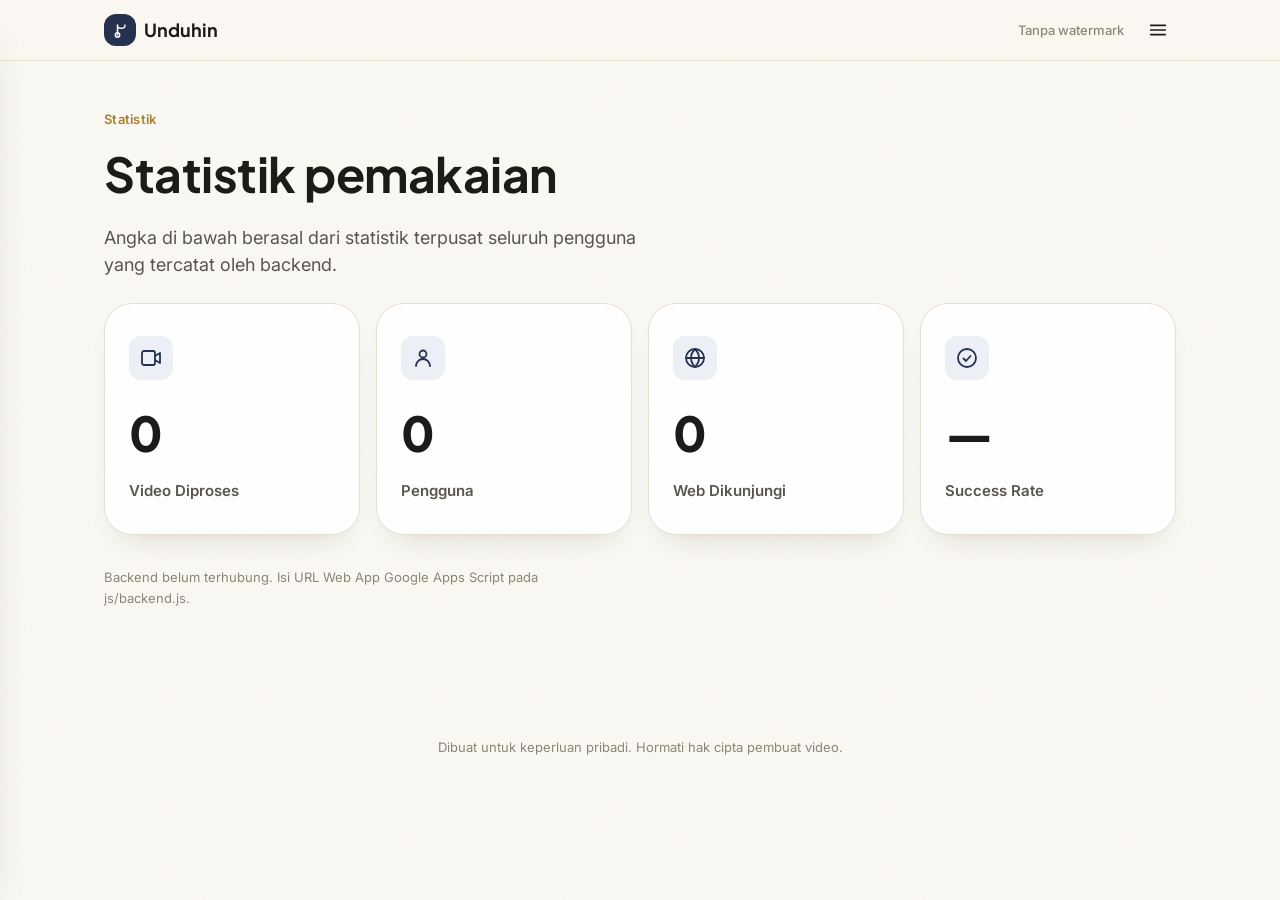
<file: statistik.html>
<!DOCTYPE html>
<html lang="id">
<head>
<meta charset="UTF-8">
<meta name="viewport" content="width=device-width, initial-scale=1, viewport-fit=cover">
<title>Statistik — Unduhin</title>
<meta name="description" content="Statistik pemakaian Unduhin: video diproses, pengguna, kunjungan, dan success rate.">

<link rel="preconnect" href="https://fonts.googleapis.com">
<link rel="preconnect" href="https://fonts.gstatic.com" crossorigin>
<link href="https://fonts.googleapis.com/css2?family=Plus+Jakarta+Sans:wght@500;600;700;800&family=Inter:wght@400;500;600&display=swap" rel="stylesheet">

<link rel="stylesheet" href="css/style.css">
</head>
<body>

<div class="grain" aria-hidden="true"></div>

<!-- sidebar navigasi: sama seperti index.html (lihat js/sidebar.js) -->
<div class="sidebar-overlay" id="sidebarOverlay" hidden></div>
<aside class="sidebar" id="sidebar" aria-hidden="true" aria-label="Menu navigasi">
  <div class="sidebar-head">
    <span class="sidebar-title">Menu</span>
    <button type="button" class="sidebar-close" id="sidebarClose" aria-label="Tutup menu">
      <svg viewBox="0 0 24 24" width="16" height="16" fill="none" stroke="currentColor" stroke-width="2" stroke-linecap="round" stroke-linejoin="round" aria-hidden="true">
        <path d="M18 6 6 18"/>
        <path d="M6 6l12 12"/>
      </svg>
    </button>
  </div>
  <nav class="sidebar-nav" aria-label="Navigasi utama">
    <a href="index.html" class="sidebar-link">
      <span class="sidebar-link-icon" aria-hidden="true">
        <svg viewBox="0 0 24 24" width="20" height="20" fill="none" stroke="currentColor" stroke-width="1.8" stroke-linecap="round" stroke-linejoin="round">
          <path d="M3 9.5 12 3l9 6.5"/>
          <path d="M5 9.5V20a1 1 0 0 0 1 1h3v-6h6v6h3a1 1 0 0 0 1-1V9.5"/>
        </svg>
      </span>
      <span>Home</span>
    </a>
    <a href="statistik.html" class="sidebar-link">
      <span class="sidebar-link-icon" aria-hidden="true">
        <svg viewBox="0 0 24 24" width="20" height="20" fill="none" stroke="currentColor" stroke-width="1.8" stroke-linecap="round" stroke-linejoin="round">
          <path d="M4 20V10"/>
          <path d="M12 20V4"/>
          <path d="M20 20v-7"/>
        </svg>
      </span>
      <span>Statistik</span>
    </a>
    <a href="index.html#howto" class="sidebar-link" data-nav="howto">
      <span class="sidebar-link-icon" aria-hidden="true">
        <svg viewBox="0 0 24 24" width="20" height="20" fill="none" stroke="currentColor" stroke-width="1.8" stroke-linecap="round" stroke-linejoin="round">
          <path d="m4 6 1.5 1.5L8 5"/>
          <path d="M12 6h8"/>
          <path d="m4 12 1.5 1.5L8 11"/>
          <path d="M12 12h8"/>
          <path d="m4 18 1.5 1.5L8 17"/>
          <path d="M12 18h8"/>
        </svg>
      </span>
      <span>Cara Penggunaan</span>
    </a>
    <a href="faq.html" class="sidebar-link">
      <span class="sidebar-link-icon" aria-hidden="true">
        <svg viewBox="0 0 24 24" width="20" height="20" fill="none" stroke="currentColor" stroke-width="1.8" stroke-linecap="round" stroke-linejoin="round">
          <circle cx="12" cy="12" r="9"/>
          <path d="M9.5 9a2.5 2.5 0 1 1 3.5 2.3c-.8.4-1.3 1-1.3 1.9v.3"/>
          <circle cx="12" cy="17" r="0.6" fill="currentColor" stroke="none"/>
        </svg>
      </span>
      <span>FAQ</span>
    </a>
  </nav>
</aside>

<header class="topbar">
  <div class="topbar-inner">
    <a href="index.html" class="brand">
      <span class="brand-mark" aria-hidden="true">
        <svg viewBox="0 0 24 24" width="20" height="20" fill="none" stroke="currentColor" stroke-width="1.8" stroke-linecap="round" stroke-linejoin="round">
          <path d="M9 18V6a4 4 0 0 0 4 4h1a4 4 0 0 0 4-4"/>
          <circle cx="9" cy="18" r="2.6"/>
        </svg>
      </span>
      <span class="brand-name">Unduhin</span>
    </a>
    <div class="topbar-right">
      <span class="topbar-note">Tanpa watermark</span>
      <button type="button" class="menu-btn" id="menuBtn" aria-label="Buka menu" aria-expanded="false" aria-controls="sidebar">
        <svg viewBox="0 0 24 24" width="22" height="22" fill="none" stroke="currentColor" stroke-width="1.8" stroke-linecap="round" stroke-linejoin="round" aria-hidden="true">
          <path d="M4 7h16M4 12h16M4 17h16"/>
        </svg>
      </button>
    </div>
  </div>
</header>

<main class="page-main">

  <section class="page-hero">
    <div class="section-inner">
      <p class="eyebrow">Statistik</p>
      <h1 class="page-title">Statistik pemakaian</h1>
      <p class="page-sub">Angka di bawah berasal dari statistik terpusat seluruh pengguna yang tercatat oleh backend.</p>
    </div>
  </section>

  <section class="stat-grid-section">
    <div class="section-inner">
      <div class="stat-card-grid">

        <div class="stat-card">
          <span class="stat-card-icon" aria-hidden="true">
            <svg viewBox="0 0 24 24" width="24" height="24" fill="none" stroke="currentColor" stroke-width="1.8" stroke-linecap="round" stroke-linejoin="round">
              <rect x="3" y="5" width="13" height="14" rx="2"/>
              <path d="m16 10 5-3v10l-5-3"/>
            </svg>
          </span>
          <span class="stat-card-value" id="statProcessed">0</span>
          <span class="stat-card-label">Video Diproses</span>
        </div>

        <div class="stat-card">
          <span class="stat-card-icon" aria-hidden="true">
            <svg viewBox="0 0 24 24" width="24" height="24" fill="none" stroke="currentColor" stroke-width="1.8" stroke-linecap="round" stroke-linejoin="round">
              <circle cx="12" cy="8" r="3.5"/>
              <path d="M5 20c0-3.9 3.1-7 7-7s7 3.1 7 7"/>
            </svg>
          </span>
          <span class="stat-card-value" id="statUsers">0</span>
          <span class="stat-card-label">Pengguna</span>
        </div>

        <div class="stat-card">
          <span class="stat-card-icon" aria-hidden="true">
            <svg viewBox="0 0 24 24" width="24" height="24" fill="none" stroke="currentColor" stroke-width="1.8" stroke-linecap="round" stroke-linejoin="round">
              <circle cx="12" cy="12" r="9"/>
              <path d="M3 12h18M12 3c2.5 2.5 4 5.6 4 9s-1.5 6.5-4 9c-2.5-2.5-4-5.6-4-9s1.5-6.5 4-9Z"/>
            </svg>
          </span>
          <span class="stat-card-value" id="statVisits">0</span>
          <span class="stat-card-label">Web Dikunjungi</span>
        </div>

        <div class="stat-card">
          <span class="stat-card-icon" aria-hidden="true">
            <svg viewBox="0 0 24 24" width="24" height="24" fill="none" stroke="currentColor" stroke-width="1.8" stroke-linecap="round" stroke-linejoin="round">
              <circle cx="12" cy="12" r="9"/>
              <path d="m8.5 12.5 2.5 2.5 4.5-5"/>
            </svg>
          </span>
          <span class="stat-card-value" id="statSuccessRate">—</span>
          <span class="stat-card-label">Success Rate</span>
        </div>

      </div>

      <p class="stat-note">
        Statistik dihitung terpusat oleh backend Google Apps Script dan disimpan di Google Sheets.
        "Video Diproses" berasal dari seluruh deteksi berhasil, "Pengguna" adalah jumlah visitor ID anonim
        yang tercatat, "Web Dikunjungi" adalah seluruh kunjungan yang tercatat, dan "Success Rate"
        dihitung dari deteksi berhasil dibandingkan seluruh percobaan deteksi.
      </p>
    </div>
  </section>

</main>

<footer class="site-footer">
  <p>Dibuat untuk keperluan pribadi. Hormati hak cipta pembuat video.</p>
</footer>

<script src="js/backend.js" defer></script>
<script src="js/maintenance.js" defer></script>
<script src="js/stats.js" defer></script>
<script src="js/sidebar.js" defer></script>
<script src="js/statistik.js" defer></script>
<script src="js/admin-trigger.js" defer></script>
</body>
</html>
</file>
<file: css/style.css>
/* ==========================================================================
   TOKENS
   ========================================================================== */
:root{
  /* color */
  --bg: #FAF8F2;
  --surface: #FFFFFF;
  --surface-2: #F1EDE1;
  --ink: #1C1B19;
  --ink-soft: #59564D;
  --ink-faint: #8B8778;
  --line: #E6E0D2;
  --indigo: #24314F;
  --indigo-soft: #3A4B75;
  --indigo-tint: #EDF0F6;
  --gold: #A9812E;
  --gold-soft: #E7D5A6;

  /* type */
  --font-display: "Plus Jakarta Sans", "Inter", system-ui, sans-serif;
  --font-body: "Inter", system-ui, sans-serif;

  --fs-xs: 0.8125rem;
  --fs-sm: 0.9375rem;
  --fs-base: 1rem;
  --fs-md: 1.125rem;
  --fs-lg: 1.375rem;
  --fs-xl: 1.875rem;
  --fs-2xl: 2.5rem;
  --fs-3xl: 3.1rem;

  /* spacing (4px base) */
  --sp-1: 0.25rem;
  --sp-2: 0.5rem;
  --sp-3: 0.75rem;
  --sp-4: 1rem;
  --sp-5: 1.5rem;
  --sp-6: 2rem;
  --sp-7: 3rem;
  --sp-8: 4rem;
  --sp-9: 6rem;

  /* shape */
  --radius-sm: 12px;
  --radius-md: 18px;
  --radius-lg: 28px;
  --radius-pill: 999px;

  --shadow-soft: 0 24px 48px -28px rgba(28, 27, 25, 0.28);
  --shadow-card: 0 16px 32px -20px rgba(28, 27, 25, 0.22);

  --ease: cubic-bezier(0.22, 1, 0.36, 1);
  --dur-fast: 0.28s;
  --dur-med: 0.6s;
  --dur-slow: 1s;

  --container: 1120px;
  --container-narrow: 640px;
}

/* ==========================================================================
   RESET
   ========================================================================== */
*, *::before, *::after{ box-sizing: border-box; -webkit-tap-highlight-color: transparent; }
html{ -webkit-text-size-adjust: 100%; scroll-behavior: smooth; }
body{
  margin: 0;
  background: var(--bg);
  color: var(--ink);
  font-family: var(--font-body);
  font-size: var(--fs-base);
  line-height: 1.55;
  -webkit-font-smoothing: antialiased;
  overflow-x: hidden;
}
img{ max-width: 100%; display: block; }
button, input{ font: inherit; color: inherit; }
button{ background: none; border: none; cursor: pointer; }
a, a:link, a:visited{ color: inherit; text-decoration: none; }
ul{ margin: 0; padding: 0; list-style: none; }
h1, h2, h3, p{ margin: 0; }

/* Fallback fokus global: setiap elemen yang mendapat outline bawaan browser
   (yang biasanya biru) jatuh ke sini dan dapat ring warna tema (indigo)
   sebagai gantinya. :focus-visible hanya aktif untuk navigasi keyboard, jadi
   klik mouse/tap tidak memicu ring ini. Komponen di bawah yang butuh
   outline-offset berbeda menimpa aturan ini lewat selector yang lebih
   spesifik (mis. .faq-question:focus-visible). */
:focus{ outline: none; }
:focus-visible{
  outline: 2px solid var(--indigo-soft);
  outline-offset: 2px;
}

.sr-only{
  position: absolute; width: 1px; height: 1px;
  padding: 0; margin: -1px; overflow: hidden;
  clip: rect(0,0,0,0); white-space: nowrap; border: 0;
}

@media (prefers-reduced-motion: reduce){
  *, *::before, *::after{
    animation-duration: 0.01ms !important;
    animation-iteration-count: 1 !important;
    transition-duration: 0.01ms !important;
    scroll-behavior: auto !important;
  }
}

/* subtle film-grain overlay for a cinematic, non-flat surface */
.grain{
  position: fixed; inset: 0; pointer-events: none; z-index: 60;
  opacity: 0.025; mix-blend-mode: multiply;
  background-image: url("data:image/svg+xml,%3Csvg xmlns='http://www.w3.org/2000/svg' width='90' height='90'%3E%3Cfilter id='n'%3E%3CfeTurbulence type='fractalNoise' baseFrequency='0.9' numOctaves='2' stitchTiles='stitch'/%3E%3C/filter%3E%3Crect width='100%25' height='100%25' filter='url(%23n)'/%3E%3C/svg%3E");
}

/* ==========================================================================
   LAYOUT HELPERS
   ========================================================================== */
.section-inner{
  max-width: var(--container);
  margin-inline: auto;
  padding-inline: var(--sp-5);
}
.eyebrow{
  font-family: var(--font-body);
  font-size: var(--fs-xs);
  font-weight: 600;
  color: var(--gold);
  letter-spacing: 0.02em;
  margin-bottom: var(--sp-2);
}

/* ==========================================================================
   TOPBAR
   ========================================================================== */
.topbar{
  position: sticky; top: 0; z-index: 40;
  background: rgba(250, 248, 242, 0.86);
  backdrop-filter: blur(10px);
  border-bottom: 1px solid var(--line);
}
.topbar-inner{
  max-width: var(--container);
  margin-inline: auto;
  padding: var(--sp-3) var(--sp-5);
  display: flex; align-items: center; justify-content: space-between;
}
.brand{ display: flex; align-items: center; gap: var(--sp-2); }
.brand-mark{
  width: 32px; height: 32px; border-radius: var(--radius-sm);
  background: var(--indigo); color: var(--bg);
  display: grid; place-items: center;
}
.brand-name{
  font-family: var(--font-display);
  font-weight: 700;
  font-size: var(--fs-md);
}
.topbar-note{
  font-size: var(--fs-xs);
  color: var(--ink-faint);
  font-weight: 500;
}

/* ==========================================================================
   PROGRESS RAIL (desktop only, tracks section in view)
   ========================================================================== */
.rail{
  position: fixed; right: var(--sp-5); top: 50%; transform: translateY(-50%);
  z-index: 45;
  display: none;
  flex-direction: column; gap: var(--sp-3);
  opacity: 0; transition: opacity var(--dur-med) var(--ease);
  pointer-events: none;
}
.rail.is-visible{ opacity: 1; }
.rail-dot{
  width: 7px; height: 7px; border-radius: 50%;
  background: var(--line);
  transition: background var(--dur-fast) var(--ease), transform var(--dur-fast) var(--ease);
}
.rail-dot.is-active{ background: var(--indigo); transform: scale(1.4); }

@media (min-width: 1024px){
  .rail{ display: flex; }
}

/* ==========================================================================
   HERO
   ========================================================================== */
.hero{
  position: relative;
  padding-block: var(--sp-7) var(--sp-6);
  overflow: hidden;
}
/* Batik kawung sangat samar, mengisi bagian atas hero (sekitar judul & subjudul)
   dan menyebar lebih padat ke arah kanan — area yang paling banyak ruang kosongnya.
   Tingginya FIXED dalam px (bukan persen dari tinggi hero) supaya motifnya dijamin
   berhenti jauh sebelum baris form "Tempel link TikTok" di SEMUA ukuran layar,
   termasuk mobile — tidak pernah ada di belakang kolom input, tombol, atau area
   setelahnya. Satu radial-gradient dari pojok kanan-atas sudah cukup untuk memudar
   ke kiri sekaligus ke bawah, jadi tidak perlu menumpuk beberapa mask.

   Motifnya diputar 45° (lewat .hero-pattern-tile) supaya kisinya tampak miring/
   diagonal dan saling menyilang, bukan tersusun lurus vertikal. .hero-pattern
   sendiri jadi kotak pemotong (overflow + mask) dengan ukuran/posisi yang sama
   persis seperti sebelumnya, sehingga area fade-nya tidak berubah — hanya motif
   di dalamnya yang diperbesar & diputar. Tile-nya sengaja dibuat 300% dari kotak
   pemotong supaya setelah diputar tetap menutup penuh tanpa celah di sudut. */
.hero-pattern{
  position: absolute;
  top: 0; left: 0; right: 0;
  height: 230px;
  z-index: 0;
  overflow: hidden;
  pointer-events: none;
  mask-image: radial-gradient(ellipse 130% 120% at 100% 0%, black 0%, black 40%, transparent 85%);
  -webkit-mask-image: radial-gradient(ellipse 130% 120% at 100% 0%, black 0%, black 40%, transparent 85%);
}
.hero-pattern-tile{
  position: absolute;
  top: 50%; left: 50%;
  width: 300%; height: 300%;
  transform: translate(-50%, -50%) rotate(45deg);
  background-image: url("../assets/batik-kawung.svg");
  /* ubin SVG-nya seamless (lihat komentar di file svg), jadi cukup di-repeat biasa */
  background-repeat: repeat;
  background-size: 110px 110px;
}
.hero-inner{ position: relative; z-index: 1; max-width: var(--container-narrow); }

.hero-title{
  font-family: var(--font-display);
  font-weight: 700;
  font-size: var(--fs-2xl);
  line-height: 1.14;
  letter-spacing: -0.01em;
  color: var(--ink);
  margin-bottom: var(--sp-4);
}
.hero-title span{ display: block; }

.hero-sub{
  font-size: var(--fs-md);
  color: var(--ink-soft);
  max-width: 46ch;
  margin-bottom: var(--sp-5);
}

.link-form{
  display: flex; flex-direction: column; gap: var(--sp-3);
  margin-bottom: var(--sp-2);
}
.link-field{
  display: flex; align-items: center; gap: var(--sp-3);
  background: var(--surface);
  border: 1px solid var(--line);
  border-radius: var(--radius-md);
  padding: var(--sp-4);
  box-shadow: var(--shadow-card);
  transition: border-color var(--dur-fast) var(--ease);
}
.link-field:focus-within{ border-color: var(--indigo-soft); }
.link-icon{ color: var(--ink-faint); flex-shrink: 0; }
.link-field input{
  border: none; outline: none; background: none;
  width: 100%;
  font-size: var(--fs-base);
  color: var(--ink);
}
.link-field input::placeholder{ color: var(--ink-faint); }

.link-actions{
  display: flex; align-items: center; gap: var(--sp-1);
  flex-shrink: 0;
}
.link-action-btn{
  display: inline-flex; align-items: center; justify-content: center; gap: 6px;
  border: none;
  background: var(--surface-2);
  color: var(--ink-soft);
  cursor: pointer;
  padding: var(--sp-2);
  border-radius: var(--radius-sm);
  font-size: var(--fs-xs);
  font-weight: 600;
  line-height: 1;
  transition: background var(--dur-fast) var(--ease), color var(--dur-fast) var(--ease), transform var(--dur-fast) var(--ease);
}
.link-action-btn:hover{ background: var(--indigo-tint); color: var(--indigo); }
.link-action-btn:active{ transform: scale(0.94); }
.link-action-btn:focus-visible{ outline: 2px solid var(--indigo-soft); outline-offset: 2px; }
.link-clear{ color: var(--ink-faint); }
.link-clear[hidden]{ display: none; }
.link-paste span{ display: none; }

@media (min-width: 480px){
  .link-paste{ padding-inline: var(--sp-3); }
  .link-paste span{ display: inline; }
}

.btn{
  display: inline-flex; align-items: center; justify-content: center; gap: var(--sp-2);
  border-radius: var(--radius-pill);
  padding: var(--sp-4) var(--sp-6);
  font-weight: 600;
  font-size: var(--fs-base);
  transition: transform var(--dur-fast) var(--ease), box-shadow var(--dur-fast) var(--ease), background var(--dur-fast) var(--ease);
}
.btn:active{ transform: scale(0.97); }
.btn-primary{
  background: var(--indigo);
  color: var(--bg);
  box-shadow: 0 14px 28px -14px rgba(36, 49, 79, 0.55);
}
.btn-primary:hover{ background: var(--indigo-soft); }
.btn-primary:focus-visible, .btn-ghost:focus-visible, .link-field:has(input:focus-visible){
  outline: 2px solid var(--indigo-soft);
  outline-offset: 2px;
}
.btn-spinner{ display: none; animation: spin 0.9s linear infinite; }
.btn.is-loading .btn-label{ opacity: 0.55; }
.btn.is-loading .btn-spinner{ display: block; }

.btn-ghost{
  background: var(--surface);
  border: 1px solid var(--line);
  color: var(--ink);
}
.btn-ghost:hover{ border-color: var(--indigo-soft); color: var(--indigo); }

.hero-hint{
  font-size: var(--fs-xs);
  color: var(--ink-faint);
  min-height: 1.2em;
  margin-bottom: var(--sp-4);
}
.hero-hint.is-error{ color: #A6452F; }
.hero-hint.is-success{ color: var(--indigo); }

.hero-examples{
  display: flex; flex-wrap: wrap; align-items: center; gap: var(--sp-2);
  font-size: var(--fs-xs); color: var(--ink-faint);
}
.chip{
  border: 1px solid var(--line);
  background: var(--surface);
  padding: var(--sp-1) var(--sp-3);
  border-radius: var(--radius-pill);
  font-size: var(--fs-xs);
  color: var(--ink-soft);
  transition: border-color var(--dur-fast) var(--ease), color var(--dur-fast) var(--ease), background var(--dur-fast) var(--ease), transform var(--dur-fast) var(--ease);
}
.chip:hover{ border-color: var(--indigo-soft); color: var(--indigo); }
.chip:active{
  border-color: var(--indigo-soft);
  background: var(--indigo-tint);
  color: var(--indigo);
  transform: scale(0.96);
}

/* ==========================================================================
   FLOW: video pin + scrolling steps
   ========================================================================== */
.flow{
  padding-block: var(--sp-6);
  /* Result tersembunyi total (tanpa ruang kosong) sampai video valid berhasil
     dideteksi — lihat showResult()/hideResult() di js/script.js. */
  display: none;
  opacity: 0;
  transform: translateY(18px);
  transition: opacity var(--dur-med) var(--ease), transform var(--dur-med) var(--ease);
}
.flow.is-visible-block{ display: block; }
.flow.is-revealed{ opacity: 1; transform: translateY(0); }
.flow-grid{
  max-width: var(--container);
  margin-inline: auto;
  padding-inline: var(--sp-5);
  display: flex;
  flex-direction: column;
  gap: var(--sp-5);
}

/* Normal document flow — the card does not pin/float while scrolling,
   so it can never overlap the sections that follow it. */
.video-pin-wrap{
  position: static;
  align-self: center;
  width: 100%;
  max-width: 280px;
  margin-inline: auto;
}

.video-card{
  border-radius: var(--radius-lg);
  overflow: hidden;
  background: var(--indigo);
  box-shadow: var(--shadow-soft);
  transform: scale(0.94);
  opacity: 0;
  transition: transform var(--dur-slow) var(--ease), opacity var(--dur-slow) var(--ease);
}
.video-card.is-ready{ transform: scale(1); opacity: 1; }

.video-frame{
  position: relative;
  aspect-ratio: 9 / 16;
}
.video-thumb{
  width: 100%; height: 100%; object-fit: cover;
  background: #000;
  filter: blur(14px) saturate(0.9);
  transform: scale(1.08);
  transition: filter 0.9s var(--ease), transform 0.9s var(--ease);
}
.video-thumb.is-sharp{ filter: blur(0) saturate(1); transform: scale(1); }
/* Sumber video tidak selalu mengizinkan diputar langsung (hotlink-block di
   luar kendali kita, beda dari soal CORS pada tombol Download). Kalau
   pemutaran gagal, kembalikan tampilan ke poster saja + info yang jujur,
   BUKAN pura-pura video bisa diputar. */
.video-thumb.is-broken{ pointer-events: none; }

.video-scan{
  position: absolute; inset: 0;
  pointer-events: none;
  background: linear-gradient(180deg, transparent, rgba(250,248,242,0.28), transparent);
  transform: translateY(-100%);
  opacity: 0;
}
.video-scan.is-active{
  animation: scan 1.6s ease-in-out infinite;
  opacity: 1;
}

.video-badge{
  position: absolute; top: var(--sp-3); left: var(--sp-3);
  max-width: calc(100% - var(--sp-3) * 2);
  display: flex;
  align-items: center;
  gap: 5px;
  background: rgba(28,27,25,0.55);
  color: var(--bg);
  font-size: var(--fs-xs);
  font-weight: 600;
  padding: var(--sp-1) var(--sp-3);
  border-radius: var(--radius-pill);
  backdrop-filter: blur(6px);
}
.video-badge-text{
  overflow: hidden;
  text-overflow: ellipsis;
  white-space: nowrap;
}
.video-badge-arrow{
  display: none;
  flex-shrink: 0;
  line-height: 0;
}
.video-badge.is-ready .video-badge-arrow{
  display: inline-flex;
  animation: badge-arrow-bob 1.4s var(--ease) infinite;
}

.video-meta{
  padding: var(--sp-4) var(--sp-5) var(--sp-5);
  color: var(--bg);
}
.video-author{
  font-family: var(--font-display);
  font-weight: 700;
  font-size: var(--fs-sm);
  margin-bottom: var(--sp-1);
}
.video-caption{
  font-size: var(--fs-xs);
  opacity: 0.82;
  line-height: 1.5;
  overflow-wrap: break-word;
  word-break: break-word;
}
.video-extra{
  display: flex; flex-wrap: wrap;
  gap: var(--sp-1) var(--sp-4);
  margin-top: var(--sp-3);
  padding-top: var(--sp-3);
  border-top: 1px solid rgba(250,248,242,0.18);
  font-size: var(--fs-xs);
  opacity: 0.82;
}
.video-extra-item{ white-space: nowrap; }

.flow-content{
  display: flex;
  flex-direction: column;
  gap: var(--sp-7);
  max-width: var(--container-narrow);
  margin-inline: auto;
  width: 100%;
}

.step{
  opacity: 0.35;
  filter: blur(2px);
  transition: opacity var(--dur-slow) var(--ease), filter var(--dur-slow) var(--ease);
}
.step.is-visible{ opacity: 1; filter: blur(0); }

.step-title{
  font-family: var(--font-display);
  font-weight: 700;
  font-size: var(--fs-xl);
  margin-bottom: var(--sp-3);
  letter-spacing: -0.01em;
}
.step-text{
  color: var(--ink-soft);
  font-size: var(--fs-base);
  max-width: 48ch;
  margin-bottom: var(--sp-3);
}

.progress-bar{
  width: 100%; max-width: 260px;
  height: 4px;
  border-radius: var(--radius-pill);
  background: var(--line);
  overflow: hidden;
}
.progress-bar span{
  display: block; height: 100%; width: 0%;
  background: var(--indigo);
  border-radius: inherit;
  transition: width 1.4s var(--ease);
}

/* stats */
.stat-list{
  display: flex; flex-direction: column;
  border: 1px solid var(--line);
  border-radius: var(--radius-md);
  background: var(--surface);
  overflow: hidden;
}
.stat-row{
  display: flex; align-items: center; gap: var(--sp-4);
  padding: var(--sp-4) var(--sp-5);
}
.stat-row + .stat-row{ border-top: 1px solid var(--line); }
.stat-icon{
  width: 40px; height: 40px; border-radius: var(--radius-sm);
  background: var(--indigo-tint);
  color: var(--indigo);
  display: grid; place-items: center;
  flex-shrink: 0;
}
.stat-label{
  font-size: var(--fs-sm);
  color: var(--ink-soft);
  font-weight: 500;
  flex: 1;
}
.stat-value{
  font-family: var(--font-display);
  font-weight: 700;
  font-size: var(--fs-lg);
  font-variant-numeric: tabular-nums;
  color: var(--ink);
}

/* download */
.download-list{
  display: flex; flex-direction: column; gap: var(--sp-3);
}
.download-option{
  display: flex; align-items: center; gap: var(--sp-4);
  width: 100%;
  border: 1px solid var(--line);
  background: var(--surface);
  border-radius: var(--radius-md);
  padding: var(--sp-4) var(--sp-5);
  text-align: left;
  transition: border-color var(--dur-fast) var(--ease), transform var(--dur-fast) var(--ease), box-shadow var(--dur-fast) var(--ease);
}
.download-option:hover{
  border-color: var(--indigo-soft);
  box-shadow: var(--shadow-card);
}
.download-option:active{
  transform: scale(0.98);
  border-color: var(--indigo-soft);
  background: var(--indigo-tint);
}
.dl-icon{
  width: 40px; height: 40px; border-radius: var(--radius-sm);
  background: var(--surface-2);
  color: var(--indigo);
  display: grid; place-items: center;
  flex-shrink: 0;
}
.dl-text{ display: flex; flex-direction: column; gap: 2px; flex: 1; }
.dl-title{ font-weight: 600; font-size: var(--fs-sm); }
.dl-sub{ font-size: var(--fs-xs); color: var(--ink-faint); }
.dl-arrow{ color: var(--ink-faint); font-size: var(--fs-md); }
.download-option.is-downloading .dl-arrow{ animation: bob 0.7s var(--ease) infinite; color: var(--indigo); }
.download-option.is-done{ border-color: var(--indigo); }
.download-option.is-done .dl-arrow{ color: var(--indigo); }

.download-status{
  margin-top: var(--sp-4);
  font-size: var(--fs-xs);
  color: var(--ink-faint);
  min-height: 1.2em;
}

.restart-link{
  display: inline-flex; align-items: center; gap: var(--sp-1);
  margin-top: var(--sp-6);
  font-size: var(--fs-sm);
  font-weight: 600;
  color: var(--ink-soft);
  transition: color var(--dur-fast) var(--ease), transform var(--dur-fast) var(--ease);
}
.restart-link:hover{ color: var(--indigo); }
.restart-link:active{ color: var(--indigo); transform: scale(0.97); }

/* ==========================================================================
   CARA PAKAI (howto)
   ========================================================================== */
.howto{
  padding-block: var(--sp-9);
  background: var(--surface-2);
}
.howto-inner{ max-width: var(--container-narrow); text-align: center; }
.howto-inner .eyebrow{ display: block; }
.howto-title{
  font-family: var(--font-display);
  font-weight: 700;
  font-size: var(--fs-xl);
  letter-spacing: -0.01em;
  margin-bottom: var(--sp-7);
}

.howto-grid{
  display: flex;
  flex-direction: column;
  gap: var(--sp-4);
  text-align: left;
}
.howto-card{
  position: relative;
  background: var(--surface);
  border: 1px solid var(--line);
  border-radius: var(--radius-md);
  padding: var(--sp-5);
  box-shadow: var(--shadow-card);
}
.howto-num{
  display: inline-flex; align-items: center; justify-content: center;
  width: 28px; height: 28px;
  border-radius: 50%;
  background: var(--indigo-tint);
  color: var(--indigo);
  font-family: var(--font-display);
  font-weight: 700;
  font-size: var(--fs-sm);
  margin-bottom: var(--sp-3);
}
.howto-card-title{
  font-family: var(--font-display);
  font-weight: 700;
  font-size: var(--fs-md);
  margin-bottom: var(--sp-2);
}
.howto-card-text{
  font-size: var(--fs-sm);
  color: var(--ink-soft);
}

@media (min-width: 768px){
  .howto-grid{
    flex-direction: row;
  }
  .howto-card{ flex: 1; }
}

/* ==========================================================================
   ENDING
   ========================================================================== */
.ending{
  padding-block: var(--sp-9);
  text-align: center;
  background: var(--indigo);
  color: var(--bg);
}
.ending-inner{ max-width: var(--container-narrow); }
.ending-line{
  font-family: var(--font-display);
  font-weight: 800;
  font-size: var(--fs-2xl);
  letter-spacing: -0.01em;
  opacity: 0;
  transform: translateY(16px);
  transition: opacity var(--dur-med) var(--ease), transform var(--dur-med) var(--ease);
}
.ending-line.is-visible{ opacity: 1; transform: translateY(0); }

/* ==========================================================================
   FOOTER
   ========================================================================== */
.site-footer{
  padding: var(--sp-6) var(--sp-5);
  text-align: center;
  font-size: var(--fs-xs);
  color: var(--ink-faint);
  background: var(--bg);
}

/* ==========================================================================
   SCROLL-REVEAL PRIMITIVES
   ========================================================================== */
[data-reveal]{
  opacity: 0;
  transform: translateY(18px);
  transition: opacity var(--dur-med) var(--ease), transform var(--dur-med) var(--ease);
}
[data-reveal].is-visible{ opacity: 1; transform: translateY(0); }

[data-stagger] span{
  display: block;
  opacity: 0;
  transform: translateY(22px);
  transition: opacity var(--dur-med) var(--ease), transform var(--dur-med) var(--ease);
}
[data-stagger].is-visible span:nth-child(1){ transition-delay: 0.05s; }
[data-stagger].is-visible span:nth-child(2){ transition-delay: 0.18s; }
[data-stagger].is-visible span{ opacity: 1; transform: translateY(0); }

/* ==========================================================================
   KEYFRAMES
   ========================================================================== */
@keyframes spin{ to{ transform: rotate(360deg); } }
@keyframes scan{
  0%{ transform: translateY(-100%); opacity: 0; }
  35%{ opacity: 1; }
  100%{ transform: translateY(220%); opacity: 0; }
}
@keyframes bob{
  0%, 100%{ transform: translateY(0); }
  50%{ transform: translateY(3px); }
}
@keyframes badge-arrow-bob{
  0%, 100%{ transform: translateY(0); opacity: 0.85; }
  50%{ transform: translateY(3px); opacity: 1; }
}

/* ==========================================================================
   RESPONSIVE — tablet & up
   ========================================================================== */
@media (min-width: 768px){
  :root{
    --fs-2xl: 3rem;
    --fs-3xl: 3.5rem;
  }
  .hero{ padding-block: var(--sp-9) var(--sp-9); }
  .hero-pattern{
    height: 300px;
    mask-image: radial-gradient(ellipse 130% 120% at 100% 0%, black 0%, black 42%, transparent 85%);
    -webkit-mask-image: radial-gradient(ellipse 130% 120% at 100% 0%, black 0%, black 42%, transparent 85%);
  }
  .hero-pattern-tile{
    background-size: 145px 145px;
  }
  .link-form{ flex-direction: row; }
  .link-field{ flex: 1; }
  .btn-primary{ flex-shrink: 0; }
}

@media (min-width: 1024px){
  .hero-title{ font-size: var(--fs-3xl); }
  .hero-pattern{
    height: 320px;
    mask-image: radial-gradient(ellipse 130% 120% at 100% 0%, black 0%, black 44%, transparent 85%);
    -webkit-mask-image: radial-gradient(ellipse 130% 120% at 100% 0%, black 0%, black 44%, transparent 85%);
  }
  .hero-pattern-tile{
    background-size: 165px 165px;
  }

  .flow-grid{
    flex-direction: row;
    align-items: flex-start;
    gap: var(--sp-7);
  }
  .video-pin-wrap{
    position: static;
    flex: 0 0 320px;
    max-width: 320px;
  }
  .flow-content{
    flex: 1;
    max-width: 520px;
    margin-inline: 0;
    padding-block: var(--sp-3);
  }
}

@media (min-width: 1280px){
  .video-pin-wrap{ flex-basis: 380px; max-width: 380px; }
}

/* ==========================================================================
   TOPBAR MENU BUTTON (sidebar toggle)
   ========================================================================== */
.topbar-right{
  display: flex;
  align-items: center;
  gap: var(--sp-4);
}
.menu-btn{
  display: grid; place-items: center;
  width: 36px; height: 36px;
  border-radius: var(--radius-sm);
  color: var(--ink);
  flex-shrink: 0;
  transition: background var(--dur-fast) var(--ease), color var(--dur-fast) var(--ease), transform var(--dur-fast) var(--ease);
}
.menu-btn:hover{ background: var(--surface-2); color: var(--indigo); }
.menu-btn:active{ background: var(--indigo-tint); color: var(--indigo); transform: scale(0.92); }
.menu-btn:focus-visible{ outline: 2px solid var(--indigo-soft); outline-offset: 2px; }

/* ==========================================================================
   SIDEBAR (off-canvas drawer) — dipakai bersama di semua halaman
   ========================================================================== */
html.no-scroll, html.no-scroll body{ overflow: hidden; height: 100%; }

.sidebar-overlay{
  position: fixed; inset: 0;
  background: rgba(28, 27, 25, 0.45);
  z-index: 90;
  opacity: 0;
  transition: opacity var(--dur-fast) var(--ease);
}
.sidebar-overlay.is-open{ opacity: 1; }

.sidebar{
  position: fixed; top: 0; left: 0; bottom: 0;
  width: min(300px, 84vw);
  background: var(--surface);
  border-right: 1px solid var(--line);
  box-shadow: var(--shadow-soft);
  z-index: 95;
  display: flex; flex-direction: column;
  padding: var(--sp-5);
  transform: translateX(-100%);
  transition: transform var(--dur-fast) var(--ease);
}
.sidebar.is-open{ transform: translateX(0); }

.sidebar-head{
  display: flex; align-items: center; justify-content: space-between;
  margin-bottom: var(--sp-6);
  padding-bottom: var(--sp-4);
  border-bottom: 1px solid var(--line);
}
.sidebar-title{
  font-family: var(--font-display);
  font-weight: 700;
  font-size: var(--fs-md);
  color: var(--ink);
}
.sidebar-close{
  display: grid; place-items: center;
  width: 32px; height: 32px;
  border-radius: var(--radius-sm);
  color: var(--ink-soft);
  transition: background var(--dur-fast) var(--ease), color var(--dur-fast) var(--ease), transform var(--dur-fast) var(--ease);
}
.sidebar-close:hover{ background: var(--surface-2); color: var(--indigo); }
.sidebar-close:active{ background: var(--indigo-tint); color: var(--indigo); transform: scale(0.9); }
.sidebar-close:focus-visible{ outline: 2px solid var(--indigo-soft); outline-offset: 2px; }

.sidebar-nav{ display: flex; flex-direction: column; gap: var(--sp-2); }
.sidebar-link{
  display: flex; align-items: center; gap: var(--sp-3);
  width: 100%;
  padding: var(--sp-3);
  border-radius: var(--radius-md);
  color: var(--ink-soft);
  font-weight: 600;
  font-size: var(--fs-sm);
  text-align: left;
  transition: background var(--dur-fast) var(--ease), color var(--dur-fast) var(--ease);
}
.sidebar-link:hover{ background: var(--indigo-tint); color: var(--indigo); }
.sidebar-link:active{ background: var(--indigo-tint); color: var(--indigo); }
.sidebar-link.is-active{ background: var(--indigo-tint); color: var(--indigo); }
.sidebar-link:focus-visible{ outline: 2px solid var(--indigo-soft); outline-offset: 2px; }
.sidebar-link-icon{
  display: grid; place-items: center;
  width: 22px; height: 22px;
  flex-shrink: 0;
  color: inherit;
}

@media (min-width: 768px){
  .sidebar{ width: 320px; padding: var(--sp-6); }
}

/* ==========================================================================
   HALAMAN GENERIK (Statistik, FAQ) — header/eyebrow ala hero
   ========================================================================== */
.page-main{ min-height: 60vh; }
.page-hero{ padding-block: var(--sp-7) var(--sp-5); }
.page-title{
  font-family: var(--font-display);
  font-weight: 700;
  font-size: var(--fs-2xl);
  letter-spacing: -0.01em;
  color: var(--ink);
  margin-bottom: var(--sp-3);
}
.page-sub{
  font-size: var(--fs-md);
  color: var(--ink-soft);
  max-width: 52ch;
}

/* ---- Statistik: kartu angka ---- */
.stat-grid-section{ padding-block: 0 var(--sp-9); }
.stat-card-grid{
  display: grid;
  grid-template-columns: 1fr;
  gap: var(--sp-4);
}
.stat-card{
  background: var(--surface);
  border: 1px solid var(--line);
  border-radius: var(--radius-lg);
  padding: var(--sp-6) var(--sp-5);
  box-shadow: var(--shadow-card);
  display: flex; flex-direction: column; gap: var(--sp-2);
}
.stat-card-icon{
  width: 44px; height: 44px;
  border-radius: var(--radius-sm);
  background: var(--indigo-tint);
  color: var(--indigo);
  display: grid; place-items: center;
  margin-bottom: var(--sp-2);
}
.stat-card-value{
  font-family: var(--font-display);
  font-weight: 800;
  font-size: var(--fs-2xl);
  color: var(--ink);
}
.stat-card-label{
  font-size: var(--fs-sm);
  font-weight: 600;
  color: var(--ink-soft);
}
.stat-note{
  margin-top: var(--sp-6);
  font-size: var(--fs-xs);
  color: var(--ink-faint);
  max-width: 64ch;
  line-height: 1.6;
}

@media (min-width: 640px){
  .stat-card-grid{ grid-template-columns: 1fr 1fr; }
}
@media (min-width: 1024px){
  .stat-card-grid{ grid-template-columns: repeat(4, 1fr); }
}

/* ---- FAQ: accordion pakai <details>/<summary> native ---- */
.faq-section{ padding-block: 0 var(--sp-9); }
.faq-list{
  display: flex; flex-direction: column; gap: var(--sp-3);
  max-width: var(--container-narrow);
}
.faq-item{
  background: var(--surface);
  border: 1px solid var(--line);
  border-radius: var(--radius-md);
  overflow: hidden;
}
.faq-question{
  display: flex; align-items: center; justify-content: space-between; gap: var(--sp-3);
  padding: var(--sp-4) var(--sp-5);
  font-family: var(--font-display);
  font-weight: 600;
  font-size: var(--fs-base);
  color: var(--ink);
  cursor: pointer;
  list-style: none;
  transition: background var(--dur-fast) var(--ease);
}
.faq-question::-webkit-details-marker{ display: none; }
.faq-question:active{ background: var(--surface-2); }
.faq-question:focus-visible{ outline: 2px solid var(--indigo-soft); outline-offset: -2px; }
.faq-icon{
  flex-shrink: 0;
  color: var(--ink-faint);
  transition: transform var(--dur-fast) var(--ease), color var(--dur-fast) var(--ease);
}
.faq-item[open] .faq-icon{ transform: rotate(180deg); color: var(--indigo); }
.faq-answer{
  padding: 0 var(--sp-5) var(--sp-5);
  color: var(--ink-soft);
  font-size: var(--fs-sm);
  line-height: 1.65;
}

/* ==========================================================================
   MAINTENANCE MODE OVERLAY (dipasang oleh js/maintenance.js)
   ========================================================================== */
html.is-maintenance-locked body{ overflow: hidden; }
#maintenanceOverlay{
  position: fixed; inset: 0; z-index: 999999;
  display: flex; align-items: center; justify-content: center;
  padding: var(--sp-5);
  background: var(--bg);
}
.maint-card{
  width: 100%; max-width: 380px;
  background: var(--surface);
  border: 1px solid var(--line);
  border-radius: var(--radius-lg);
  box-shadow: var(--shadow-soft);
  padding: var(--sp-7) var(--sp-6);
  display: flex; flex-direction: column; align-items: center; text-align: center;
  gap: var(--sp-2);
}
.maint-icon{
  width: 52px; height: 52px; border-radius: 16px;
  background: var(--indigo-tint); color: var(--indigo);
  display: grid; place-items: center; margin-bottom: var(--sp-2);
}
.maint-card strong{
  font-family: var(--font-display); font-size: var(--fs-sm);
  letter-spacing: 0.08em; color: var(--gold);
}
.maint-card p{
  font-family: var(--font-display); font-size: var(--fs-lg); font-weight: 700;
  margin: 0; color: var(--ink);
}
.maint-message{
  font-size: var(--fs-sm); color: var(--ink-soft); line-height: 1.6;
  margin-bottom: var(--sp-3);
}
.maint-retry{
  border: 0; cursor: pointer; font: inherit; font-weight: 700; font-size: var(--fs-sm);
  color: var(--surface); background: var(--indigo);
  padding: 13px 28px; border-radius: var(--radius-pill);
  transition: transform var(--dur-fast) var(--ease), opacity var(--dur-fast) var(--ease);
}
.maint-retry:active{ transform: scale(0.97); }
</file>
<file: css/admin.css>
/* ==========================================================================
   UNDUHIN ADMIN DASHBOARD — tema cream / cokelat hangat
   Dipakai hanya oleh admin.html. Tidak memengaruhi situs publik.
   ========================================================================== */
:root{
  --adm-bg: #F2EAD9;
  --adm-bg-2: #EFE5D2;
  --adm-surface: #FBF7EE;
  --adm-surface-solid: #FDFAF3;
  --adm-ink: #2B2117;
  --adm-ink-soft: #6E6252;
  --adm-ink-faint: #97897357;
  --adm-ink-faint-solid: #9A8C76;
  --adm-line: #E7DCC5;
  --adm-line-soft: #EFE6D3;
  --adm-brown: #5B4130;
  --adm-brown-dark: #40301F;
  --adm-brown-tint: #EFE2CD;
  --adm-accent: #8A6A45;
  --adm-green: #2E8B57;
  --adm-green-tint: #E3F1E6;
  --adm-red: #C1443A;
  --adm-red-tint: #F8E7E4;
  --adm-blue: #5470A6;
  --adm-purple: #7A5FA0;
  --adm-pink: #B0567A;
  --adm-amber: #B4801F;
  --adm-amber-tint: #FBEFD8;
  --adm-radius-xl: 26px;
  --adm-radius-lg: 20px;
  --adm-radius-md: 14px;
  --adm-radius-sm: 10px;
  --adm-shadow: 0 18px 40px -24px rgba(43, 33, 23, 0.28);
  --adm-shadow-sm: 0 8px 20px -14px rgba(43, 33, 23, 0.3);
  --adm-font-display: "Plus Jakarta Sans", "Inter", system-ui, sans-serif;
  --adm-font-body: "Inter", system-ui, sans-serif;
}
[data-adm-theme="warm"]{
  --adm-bg: #F1E3CD;
  --adm-bg-2: #ECDBBF;
  --adm-surface: #FBF4E6;
  --adm-surface-solid: #FDF8EC;
}

.adm-body{
  background: var(--adm-bg);
  font-family: var(--adm-font-body);
  color: var(--adm-ink);
}

/* Hard safety net: [hidden] must always win, regardless of any other
   rule that may set display on these elements. Prevents login/dashboard
   or two pages ever rendering at the same time. */
#loginScreen[hidden],
#adminApp[hidden],
.adm-page[hidden],
.adm-bottomnav[hidden]{ display: none !important; }

/* ==========================================================================
   LOGIN
   ========================================================================== */
.adm-login-wrap{
  min-height: 100vh;
  display: flex; align-items: center; justify-content: center;
  padding: 24px;
  background:
    radial-gradient(ellipse 60% 40% at 85% -5%, rgba(91,65,48,0.12), transparent 60%),
    var(--adm-bg);
}
.adm-login-card{
  width: 100%; max-width: 400px;
  background: var(--adm-surface-solid);
  border: 1px solid var(--adm-line);
  border-radius: var(--adm-radius-xl);
  box-shadow: var(--adm-shadow);
  padding: 32px 26px;
}
.adm-login-brand{ display: flex; align-items: center; gap: 12px; margin-bottom: 22px; }
.adm-login-brand strong{ display: block; font-family: var(--adm-font-display); font-size: 1.05rem; font-weight: 800; }
.adm-login-brand span{ display: block; font-size: 0.78rem; color: var(--adm-ink-soft); }
.adm-brand-mark{
  width: 40px; height: 40px; border-radius: 12px;
  background: var(--adm-brown-dark); color: #F3E9D8;
  display: grid; place-items: center; flex-shrink: 0;
}
.adm-login-title{ font-family: var(--adm-font-display); font-size: 1.35rem; font-weight: 800; margin: 0 0 6px; }
.adm-login-sub{ font-size: 0.88rem; color: var(--adm-ink-soft); margin: 0 0 20px; line-height: 1.5; }
.adm-field-label{ display: block; font-size: 0.78rem; font-weight: 600; color: var(--adm-ink-soft); margin-bottom: 6px; }
.adm-field{
  width: 100%; box-sizing: border-box;
  padding: 13px 14px;
  border: 1px solid var(--adm-line);
  background: var(--adm-surface);
  border-radius: var(--adm-radius-md);
  font: inherit; font-size: 0.95rem; color: var(--adm-ink);
  margin-bottom: 14px;
  transition: border-color .18s ease, box-shadow .18s ease;
}
.adm-field:focus{ outline: none; border-color: var(--adm-brown); box-shadow: 0 0 0 3px rgba(91,65,48,0.14); }
.adm-textarea{ resize: vertical; min-height: 76px; font-family: var(--adm-font-body); line-height: 1.5; }
.adm-btn-primary{
  width: 100%; border: 0; cursor: pointer;
  background: var(--adm-brown-dark); color: #F3E9D8;
  padding: 13px 16px; border-radius: var(--adm-radius-md);
  font: inherit; font-weight: 700; font-size: 0.95rem;
  display: flex; align-items: center; justify-content: center; gap: 8px;
  transition: transform .15s ease, opacity .15s ease;
}
.adm-btn-primary:active{ transform: scale(0.98); }
.adm-btn-primary:disabled{ opacity: 0.6; cursor: not-allowed; }
.adm-login-status{ min-height: 20px; font-size: 0.84rem; color: var(--adm-red); margin: 12px 0 0; text-align: center; }
.adm-login-status.is-ok{ color: var(--adm-green); }
.adm-login-back{ display: block; text-align: center; margin-top: 16px; font-size: 0.82rem; color: var(--adm-ink-faint-solid); }

/* ==========================================================================
   SHELL / TOPBAR
   ========================================================================== */
.adm-app{ min-height: 100vh; padding-bottom: 92px; }
.adm-topbar{
  position: sticky; top: 0; z-index: 30;
  background: rgba(242, 234, 217, 0.88);
  backdrop-filter: blur(10px);
  border-bottom: 1px solid var(--adm-line);
}
.adm-topbar-inner{
  max-width: 640px; margin: 0 auto;
  padding: 10px 16px;
  display: flex; align-items: center; justify-content: space-between;
}
.adm-brand{ display: flex; align-items: center; gap: 10px; }
.adm-brand-text strong{ display: block; font-family: var(--adm-font-display); font-weight: 800; font-size: 1rem; line-height: 1.15; }
.adm-brand-text span{ display: block; font-size: 0.74rem; color: var(--adm-ink-soft); }
.adm-topbar-actions{ display: flex; align-items: center; gap: 8px; position: relative; }
.adm-online-pill{
  display: inline-flex; align-items: center; gap: 6px;
  background: var(--adm-green-tint); color: var(--adm-green);
  border-radius: 999px; padding: 6px 11px; font-size: 0.76rem; font-weight: 700;
}
.adm-online-pill .adm-status-dot{ background: var(--adm-green); }
.adm-online-pill .adm-status-dot.is-error{ background: var(--adm-red); }
.adm-online-pill .adm-status-dot.is-checking{ background: var(--adm-accent); }
.adm-icon-btn{
  width: 34px; height: 34px; border-radius: 11px;
  border: 1px solid var(--adm-line);
  background: var(--adm-surface-solid);
  display: grid; place-items: center; cursor: pointer; color: var(--adm-brown-dark);
}
.adm-menu-wrap{ position: relative; }
.adm-menu{
  position: absolute; top: 42px; right: 0; z-index: 40;
  min-width: 180px; background: var(--adm-surface-solid);
  border: 1px solid var(--adm-line); border-radius: var(--adm-radius-md);
  box-shadow: var(--adm-shadow); padding: 6px; display: flex; flex-direction: column;
  opacity: 0; visibility: hidden; pointer-events: none;
  transform: translateY(-6px) scale(0.98);
  transition: opacity .18s ease, transform .18s ease, visibility .18s;
}
.adm-menu.is-open{ opacity: 1; visibility: visible; pointer-events: auto; transform: translateY(0) scale(1); }
.adm-menu-item{
  display: block; width: 100%; box-sizing: border-box; text-align: left;
  padding: 10px 12px; border-radius: 9px; border: 0; background: none;
  font: inherit; font-size: 0.86rem; font-weight: 600; color: var(--adm-ink);
  cursor: pointer;
}
.adm-menu-item:hover{ background: var(--adm-brown-tint); }
.adm-menu-item--danger{ color: var(--adm-red); }

/* ==========================================================================
   MAIN / PAGE LAYOUT
   ========================================================================== */
.adm-main{ max-width: 640px; margin: 0 auto; padding: 16px 16px 8px; overflow-x: hidden; }
.adm-page{
  display: flex; flex-direction: column; gap: 14px;
  opacity: 1; transform: translateY(0);
  transition: opacity .2s ease, transform .2s ease;
}
.adm-page.is-entering{ opacity: 0; transform: translateY(8px); }

.adm-hero{
  position: relative; overflow: hidden;
  display: flex; flex-direction: column; gap: 12px;
  background: linear-gradient(135deg, var(--adm-brown-tint) 0%, var(--adm-surface) 65%);
  border: 1px solid var(--adm-line);
  border-radius: var(--adm-radius-lg);
  padding: 17px;
}
.adm-hero-icon{
  width: 44px; height: 44px; border-radius: 13px;
  background: var(--adm-brown-dark); color: #F3E9D8;
  display: grid; place-items: center; flex-shrink: 0;
}
.adm-hero-text h1{ font-family: var(--adm-font-display); font-size: 1.3rem; font-weight: 800; margin: 0 0 2px; }
.adm-hero-text p{ margin: 0; font-size: 0.86rem; color: var(--adm-ink-soft); }

.adm-status-pill{
  align-self: flex-start;
  display: inline-flex; align-items: center; gap: 8px; flex-wrap: wrap;
  background: var(--adm-surface-solid);
  border: 1px solid var(--adm-line);
  border-radius: var(--adm-radius-md);
  padding: 9px 13px;
  font-size: 0.82rem; font-weight: 700; color: var(--adm-ink);
  cursor: pointer; text-align: left;
}
.adm-status-pill--plain{ cursor: pointer; font-weight: 600; }
.adm-status-dot{ width: 8px; height: 8px; border-radius: 50%; background: var(--adm-ink-faint-solid); flex-shrink: 0; }
.adm-status-dot.is-ok{ background: var(--adm-green); box-shadow: 0 0 0 3px var(--adm-green-tint); }
.adm-status-dot.is-error{ background: var(--adm-red); box-shadow: 0 0 0 3px var(--adm-red-tint); }
.adm-status-dot.is-checking{ background: var(--adm-accent); animation: adm-pulse 1.1s ease-in-out infinite; }
.adm-status-dot.is-slow{ background: var(--adm-amber); box-shadow: 0 0 0 3px var(--adm-amber-tint); }
.adm-status-dot.is-off{ background: var(--adm-ink-faint-solid); box-shadow: none; }
@keyframes adm-pulse{ 0%,100%{ opacity: 1; } 50%{ opacity: 0.35; } }
.adm-status-sub{
  display: flex; align-items: center; gap: 4px;
  font-size: 0.72rem; font-weight: 500; color: var(--adm-ink-soft);
  width: 100%;
}

.adm-dropdown{ position: relative; align-self: flex-start; }
.adm-dropdown-menu{
  position: absolute; top: 44px; left: 0; z-index: 20;
  min-width: 170px; margin: 0; padding: 6px; list-style: none;
  background: var(--adm-surface-solid);
  border: 1px solid var(--adm-line); border-radius: var(--adm-radius-md);
  box-shadow: var(--adm-shadow);
  opacity: 0; visibility: hidden; pointer-events: none;
  transform: translateY(-6px) scale(0.98);
  transition: opacity .18s ease, transform .18s ease, visibility .18s;
}
.adm-dropdown-menu.is-open{ opacity: 1; visibility: visible; pointer-events: auto; transform: translateY(0) scale(1); }
.adm-dropdown-menu li{
  padding: 9px 11px; border-radius: 9px; font-size: 0.85rem; font-weight: 600;
  cursor: pointer; color: var(--adm-ink);
}
.adm-dropdown-menu li:hover{ background: var(--adm-brown-tint); }
.adm-dropdown-menu li.is-active{ background: var(--adm-brown-dark); color: #F3E9D8; }

.adm-section-head{ display: flex; align-items: center; gap: 10px; }
.adm-section-icon{
  width: 34px; height: 34px; border-radius: 10px;
  background: var(--adm-surface-solid); border: 1px solid var(--adm-line);
  color: var(--adm-brown-dark); display: grid; place-items: center; flex-shrink: 0;
}
.adm-section-text{ flex: 1; min-width: 0; }
.adm-section-text h2{ font-family: var(--adm-font-display); font-size: 1.02rem; font-weight: 800; margin: 0; }
.adm-section-text p{ margin: 1px 0 0; font-size: 0.76rem; color: var(--adm-ink-soft); }
.adm-chip{
  flex-shrink: 0; font-size: 0.72rem; font-weight: 700; color: var(--adm-brown-dark);
  background: var(--adm-brown-tint); border-radius: 999px; padding: 6px 11px;
}

/* ==========================================================================
   STAT GRID / CARDS
   ========================================================================== */
.adm-stat-grid{
  display: grid; grid-template-columns: 1fr 1fr; gap: 12px;
}
.adm-stat-card{
  background: var(--adm-surface-solid);
  border: 1px solid var(--adm-line);
  border-radius: var(--adm-radius-lg);
  padding: 13px;
  box-shadow: var(--adm-shadow-sm);
  min-width: 0; min-height: 100px;
  display: flex; flex-direction: column; justify-content: space-between;
}
.adm-stat-top{ display: flex; align-items: center; gap: 8px; margin-bottom: 10px; }
.adm-stat-icon{
  width: 30px; height: 30px; border-radius: 9px;
  background: var(--adm-brown-tint); color: var(--adm-brown-dark);
  display: grid; place-items: center; flex-shrink: 0;
}
.adm-stat-label{ font-size: 0.78rem; font-weight: 600; color: var(--adm-ink-soft); overflow: hidden; text-overflow: ellipsis; white-space: nowrap; }
.adm-stat-value{ font-family: var(--adm-font-display); font-size: 1.55rem; font-weight: 800; line-height: 1.1; margin-bottom: 6px; }
.adm-stat-bottom{ display: flex; align-items: center; justify-content: space-between; gap: 6px; }
.adm-stat-delta{ font-size: 0.76rem; font-weight: 700; display: inline-flex; align-items: center; gap: 2px; }
.adm-stat-delta.is-up{ color: var(--adm-green); }
.adm-stat-delta.is-down{ color: var(--adm-red); }
.adm-stat-delta.is-flat{ color: var(--adm-ink-faint-solid); }
.adm-spark{ display: block; }

.adm-stat-card--api{ cursor: pointer; }
.adm-stat-card--api .adm-stat-value{ font-size: 0.98rem; display: flex; align-items: center; gap: 6px; }
.adm-stat-card--api .adm-stat-note{ font-size: 0.72rem; color: var(--adm-ink-soft); }
.adm-stat-card--api .adm-stat-note.is-error{ color: var(--adm-red); }

/* ==========================================================================
   GENERIC CARD
   ========================================================================== */
.adm-card{
  background: var(--adm-surface-solid);
  border: 1px solid var(--adm-line);
  border-radius: var(--adm-radius-lg);
  padding: 15px;
  box-shadow: var(--adm-shadow-sm);
}
.adm-card--flush{ padding: 15px 0 6px; }
.adm-card--flush .adm-card-head{ padding: 0 15px; }
.adm-card-head{ display: flex; align-items: center; gap: 10px; margin-bottom: 12px; }
.adm-card-head h3{ font-family: var(--adm-font-display); font-size: 0.98rem; font-weight: 800; margin: 0; }
.adm-card-head p{ margin: 1px 0 0; font-size: 0.76rem; color: var(--adm-ink-soft); }
.adm-card-icon{
  width: 30px; height: 30px; border-radius: 9px;
  background: var(--adm-brown-tint); color: var(--adm-brown-dark);
  display: grid; place-items: center; flex-shrink: 0;
}
.adm-see-all{ margin-left: auto; font-size: 0.78rem; font-weight: 700; color: var(--adm-brown-dark); white-space: nowrap; }

.adm-two-col{ display: grid; grid-template-columns: 1fr; gap: 16px; }
@media (min-width: 560px){
  .adm-two-col{ grid-template-columns: 1fr 1fr; }
}

.adm-slim-card{
  display: flex; align-items: center; gap: 11px; width: 100%; text-align: left;
  background: var(--adm-surface-solid); border: 1px solid var(--adm-line);
  border-radius: var(--adm-radius-lg); padding: 12px 14px; cursor: pointer;
  font: inherit; box-shadow: var(--adm-shadow-sm);
}
.adm-slim-icon{
  width: 32px; height: 32px; border-radius: 9px; flex-shrink: 0;
  background: var(--adm-brown-tint); color: var(--adm-brown-dark);
  display: grid; place-items: center;
}
.adm-slim-text{ flex: 1; min-width: 0; display: flex; flex-direction: column; gap: 3px; }
.adm-slim-text strong{ font-size: 0.87rem; font-weight: 700; }
.adm-slim-sub{ display: flex; align-items: center; gap: 6px; font-size: 0.78rem; color: var(--adm-ink-soft); font-weight: 600; }
.adm-slim-time{ flex-shrink: 0; font-size: 0.7rem; color: var(--adm-ink-faint-solid); font-weight: 600; white-space: nowrap; }

.adm-search-row{
  display: flex; align-items: center; gap: 8px;
  background: var(--adm-surface-solid); border: 1px solid var(--adm-line);
  border-radius: var(--adm-radius-md); padding: 10px 13px;
}
.adm-search-row svg{ flex-shrink: 0; color: var(--adm-ink-faint-solid); }
.adm-search-input{
  flex: 1; min-width: 0; border: 0; background: none; font: inherit;
  font-size: 0.86rem; color: var(--adm-ink); outline: none;
}
.adm-search-input::placeholder{ color: var(--adm-ink-faint-solid); }

/* ==========================================================================
   CHART (line)
   ========================================================================== */
.adm-chart-wrap{ width: 100%; }
.adm-chart-wrap svg{ display: block; width: 100%; height: auto; }
.adm-chart-empty, .adm-state-empty{
  text-align: center; padding: 26px 10px; color: var(--adm-ink-soft); font-size: 0.85rem;
}
.adm-state{
  display: flex; flex-direction: column; align-items: center; gap: 10px;
  text-align: center; padding: 26px 14px; color: var(--adm-ink-soft); font-size: 0.85rem;
}
.adm-state-error{ color: var(--adm-red); }
.adm-retry-btn{
  border: 1px solid var(--adm-line); background: var(--adm-surface);
  color: var(--adm-brown-dark); font: inherit; font-weight: 700; font-size: 0.8rem;
  padding: 8px 16px; border-radius: 999px; cursor: pointer;
}

/* ==========================================================================
   DONUT
   ========================================================================== */
.adm-donut-wrap{ display: flex; align-items: center; gap: 16px; flex-wrap: wrap; }
.adm-donut-wrap svg{ flex-shrink: 0; }
.adm-donut-legend{ flex: 1; min-width: 130px; display: flex; flex-direction: column; gap: 9px; }
.adm-donut-legend-row{ display: flex; align-items: center; gap: 8px; font-size: 0.82rem; }
.adm-legend-dot{ width: 9px; height: 9px; border-radius: 50%; flex-shrink: 0; }
.adm-legend-label{ flex: 1; color: var(--adm-ink-soft); font-weight: 600; }
.adm-legend-value{ font-weight: 800; }

/* ==========================================================================
   BAR LIST (format download)
   ========================================================================== */
.adm-bar-list{ display: flex; flex-direction: column; gap: 13px; }
.adm-bar-row-top{ display: flex; align-items: center; justify-content: space-between; font-size: 0.82rem; margin-bottom: 5px; }
.adm-bar-row-top span:first-child{ font-weight: 700; color: var(--adm-ink); }
.adm-bar-row-top span:last-child{ font-weight: 700; color: var(--adm-ink-soft); }
.adm-bar-track{ height: 8px; border-radius: 999px; background: var(--adm-line-soft); overflow: hidden; }
.adm-bar-fill{ height: 100%; border-radius: 999px; background: var(--adm-brown-dark); transition: width .5s ease; }

/* ==========================================================================
   ACTIVITY LIST (overview) / TABLE (analytics + activity)
   ========================================================================== */
.adm-activity-list{ display: flex; flex-direction: column; gap: 2px; }
.adm-activity-row{
  display: flex; align-items: center; gap: 11px;
  padding: 10px 0;
  border-bottom: 1px solid var(--adm-line-soft);
}
.adm-activity-row:last-child{ border-bottom: 0; }
.adm-activity-icon{
  width: 32px; height: 32px; border-radius: 9px; flex-shrink: 0;
  display: grid; place-items: center; color: #fff;
}
.adm-activity-icon.cat-download{ background: var(--adm-green); }
.adm-activity-icon.cat-deteksi{ background: var(--adm-purple); }
.adm-activity-icon.cat-kunjungan{ background: var(--adm-accent); }
.adm-activity-icon.cat-lainnya{ background: var(--adm-pink); }
.adm-activity-main{ flex: 1; min-width: 0; }
.adm-activity-title{ font-size: 0.87rem; font-weight: 700; }
.adm-activity-time{ font-size: 0.74rem; color: var(--adm-ink-soft); }
.adm-activity-badge{
  flex-shrink: 0; font-size: 0.72rem; font-weight: 700;
  padding: 5px 10px; border-radius: 999px;
  background: var(--adm-brown-tint); color: var(--adm-brown-dark);
}

.adm-table-wrap{ overflow-x: auto; }
.adm-table{ width: 100%; border-collapse: collapse; font-size: 0.82rem; min-width: 560px; }
.adm-table th{
  text-align: left; font-size: 0.72rem; font-weight: 700; text-transform: uppercase; letter-spacing: 0.02em;
  color: var(--adm-ink-faint-solid); padding: 0 10px 10px; white-space: nowrap;
}
.adm-table td{ padding: 10px; border-top: 1px solid var(--adm-line-soft); vertical-align: middle; white-space: nowrap; }
.adm-table tr td:first-child, .adm-table tr th:first-child{ padding-left: 18px; }
.adm-table tr td:last-child, .adm-table tr th:last-child{ padding-right: 18px; }
.adm-table-badge{
  display: inline-flex; align-items: center; gap: 6px; font-weight: 700; font-size: 0.78rem;
  padding: 4px 10px; border-radius: 999px;
}
.adm-table-badge.cat-download{ background: var(--adm-green-tint); color: var(--adm-green); }
.adm-table-badge.cat-deteksi{ background: #EEE7F5; color: var(--adm-purple); }
.adm-table-badge.cat-kunjungan{ background: var(--adm-brown-tint); color: var(--adm-brown-dark); }
.adm-table-badge.cat-lainnya{ background: #F6E6ED; color: var(--adm-pink); }
.adm-table-muted{ color: var(--adm-ink-faint-solid); }

.adm-filter-row{ display: flex; gap: 8px; overflow-x: auto; padding-bottom: 2px; }
.adm-filter-chip{
  flex-shrink: 0; border: 1px solid var(--adm-line);
  background: var(--adm-surface-solid); color: var(--adm-ink-soft);
  font: inherit; font-weight: 700; font-size: 0.82rem;
  padding: 8px 15px; border-radius: 999px; cursor: pointer;
  transition: background .2s ease, color .2s ease, border-color .2s ease;
}
.adm-filter-chip.is-active{ background: var(--adm-brown-dark); border-color: var(--adm-brown-dark); color: #F3E9D8; }

.adm-activity-footer{ display: flex; justify-content: center; padding: 14px 18px 4px; }
.adm-btn-secondary{
  border: 1px solid var(--adm-line); background: var(--adm-surface);
  color: var(--adm-brown-dark); font: inherit; font-weight: 700; font-size: 0.85rem;
  padding: 10px 22px; border-radius: 999px; cursor: pointer; width: 100%;
}
.adm-btn-secondary:disabled{ opacity: 0.55; cursor: not-allowed; }

/* ==========================================================================
   PLACEHOLDER (System / Settings)
   ========================================================================== */
.adm-placeholder{
  display: flex; flex-direction: column; align-items: center; text-align: center; gap: 10px;
  background: var(--adm-surface-solid); border: 1px solid var(--adm-line); border-radius: var(--adm-radius-xl);
  padding: 48px 22px; box-shadow: var(--adm-shadow-sm);
}
.adm-placeholder-icon{
  width: 52px; height: 52px; border-radius: 16px;
  background: var(--adm-brown-tint); color: var(--adm-brown-dark);
  display: grid; place-items: center; margin-bottom: 4px;
}
.adm-placeholder h2{ font-family: var(--adm-font-display); font-size: 1.1rem; font-weight: 800; margin: 0; }
.adm-placeholder p{ margin: 0; font-size: 0.86rem; color: var(--adm-ink-soft); max-width: 32ch; }

/* ==========================================================================
   BOTTOM NAVBAR
   ========================================================================== */
.adm-bottomnav{
  position: fixed; left: 0; right: 0; bottom: 0; z-index: 35;
  display: flex; justify-content: center; gap: 2px;
  padding: 10px 12px calc(10px + env(safe-area-inset-bottom));
  background: rgba(251, 247, 238, 0.92);
  backdrop-filter: blur(14px);
  border-top: 1px solid var(--adm-line);
}
.adm-nav-btn{
  flex: 1; max-width: 108px;
  display: flex; flex-direction: column; align-items: center; gap: 3px;
  border: 0; background: none; cursor: pointer;
  padding: 7px 4px; border-radius: 14px;
  transition: background .2s ease, color .2s ease;
  color: var(--adm-ink-faint-solid);
  font: inherit; font-size: 0.66rem; font-weight: 700;
}
.adm-nav-btn.is-active{ background: var(--adm-brown-dark); color: #F3E9D8; }

/* ==========================================================================
   SYSTEM PAGE
   ========================================================================== */
.adm-sys-row{ display: flex; align-items: center; justify-content: space-between; gap: 10px; flex-wrap: wrap; }
.adm-sys-status{ display: flex; align-items: center; gap: 9px; font-size: 0.9rem; font-weight: 700; }
.adm-sys-note{ margin: 8px 0 0; font-size: 0.76rem; color: var(--adm-ink-soft); }
.adm-btn-secondary--sm{ width: auto; padding: 7px 14px; font-size: 0.78rem; }

.adm-switch-row{
  display: flex; align-items: center; justify-content: space-between; gap: 10px;
  padding-top: 2px; font-size: 0.87rem; font-weight: 600; cursor: pointer;
}
.adm-switch{ position: relative; display: inline-block; width: 42px; height: 24px; flex-shrink: 0; }
.adm-switch input{ position: absolute; inset: 0; opacity: 0; margin: 0; cursor: pointer; z-index: 1; }
.adm-switch-track{
  position: absolute; inset: 0; border-radius: 999px;
  background: var(--adm-line); transition: background .18s ease;
}
.adm-switch-thumb{
  position: absolute; top: 3px; left: 3px; width: 18px; height: 18px; border-radius: 50%;
  background: #fff; box-shadow: 0 1px 3px rgba(0,0,0,0.25); transition: transform .18s ease;
}
.adm-switch input:checked + .adm-switch-track{ background: var(--adm-brown-dark); }
.adm-switch input:checked + .adm-switch-track .adm-switch-thumb{ transform: translateX(18px); }

/* ==========================================================================
   API HEALTH MONITOR / API FAILOVER CONTROL
   ========================================================================== */
.adm-api-list{ display: flex; flex-direction: column; gap: 8px; margin-bottom: 12px; }
.adm-api-row{
  border: 1px solid var(--adm-line); border-radius: var(--adm-radius-md);
  background: var(--adm-surface); padding: 11px 13px;
}
.adm-api-row-top{ display: flex; align-items: center; justify-content: space-between; gap: 8px; }
.adm-api-name{ font-weight: 700; font-size: 0.9rem; }
.adm-api-badge{
  display: inline-flex; align-items: center; gap: 6px;
  font-size: 0.7rem; font-weight: 800; letter-spacing: 0.03em;
  padding: 4px 9px; border-radius: 999px;
  background: var(--adm-line-soft); color: var(--adm-ink-soft);
}
.adm-api-badge.is-online{ background: var(--adm-green-tint); color: var(--adm-green); }
.adm-api-badge.is-slow{ background: var(--adm-amber-tint); color: var(--adm-amber); }
.adm-api-badge.is-error,
.adm-api-badge.is-timeout{ background: var(--adm-red-tint); color: var(--adm-red); }
.adm-api-badge.is-disabled{ background: var(--adm-line-soft); color: var(--adm-ink-faint-solid); }
.adm-api-badge.is-checking{ background: var(--adm-brown-tint); color: var(--adm-brown-dark); }
.adm-api-row-meta{
  display: flex; flex-wrap: wrap; gap: 4px 12px; margin-top: 7px;
  font-size: 0.76rem; color: var(--adm-ink-soft);
}
.adm-api-error{ margin: 6px 0 0; font-size: 0.76rem; color: var(--adm-red); }

.adm-api-toggle-list{ display: flex; flex-direction: column; }
.adm-api-toggle-row{
  padding: 11px 0; border-bottom: 1px solid var(--adm-line-soft);
}
.adm-api-toggle-row:last-child{ border-bottom: 0; }
.adm-api-toggle-row strong{ display: block; font-size: 0.9rem; font-weight: 700; }
.adm-api-toggle-sub{ display: block; font-size: 0.74rem; color: var(--adm-ink-soft); margin-top: 1px; }
.adm-api-toggle-row.is-disabled-row{ opacity: 0.75; }

.adm-state{
  padding: 16px 4px; text-align: center; font-size: 0.84rem; color: var(--adm-ink-soft);
}
.adm-state-error{ color: var(--adm-red); }
.adm-retry-btn{
  display: block; margin: 10px auto 0; border: 0; cursor: pointer;
  background: var(--adm-brown-dark); color: #F3E9D8; font: inherit; font-weight: 700;
  font-size: 0.78rem; padding: 8px 16px; border-radius: 999px;
}

/* ==========================================================================
   TOAST
   ========================================================================== */
.adm-toast-wrap{
  position: fixed; left: 50%; bottom: calc(80px + env(safe-area-inset-bottom));
  transform: translateX(-50%); z-index: 60;
  display: flex; flex-direction: column-reverse; gap: 8px;
  width: calc(100% - 32px); max-width: 380px; pointer-events: none;
}
.adm-toast{
  background: var(--adm-brown-dark); color: #F3E9D8;
  padding: 12px 16px; border-radius: var(--adm-radius-md);
  font-size: 0.84rem; font-weight: 600; box-shadow: var(--adm-shadow);
  opacity: 0; transform: translateY(8px);
  transition: opacity .22s ease, transform .22s ease;
}
.adm-toast.is-show{ opacity: 1; transform: translateY(0); }
.adm-toast.is-error{ background: var(--adm-red); }
.adm-toast.is-ok{ background: var(--adm-green); }

.adm-info-list{ display: flex; flex-direction: column; gap: 2px; }
.adm-info-row{
  display: flex; align-items: center; justify-content: space-between; gap: 10px;
  padding: 9px 0; border-bottom: 1px solid var(--adm-line-soft); font-size: 0.84rem;
}
.adm-info-row:last-child{ border-bottom: 0; }
.adm-info-row{ font-size: 0.8rem; }
.adm-info-row span:first-child{ color: var(--adm-ink-soft); font-weight: 600; }
.adm-info-row span:last-child{ font-weight: 600; color: var(--adm-ink-soft); text-align: right; font-size: 0.78rem; }

/* ==========================================================================
   SETTINGS PAGE
   ========================================================================== */
.adm-settings-group{ display: flex; flex-direction: column; gap: 8px; }
.adm-settings-label{
  margin: 0 4px; font-size: 0.72rem; font-weight: 800; text-transform: uppercase;
  letter-spacing: 0.04em; color: var(--adm-ink-faint-solid);
}
.adm-settings-item{
  display: flex; align-items: center; justify-content: space-between; gap: 10px;
  padding: 13px 15px; border-bottom: 1px solid var(--adm-line-soft);
  font-size: 0.88rem; font-weight: 600; color: var(--adm-ink); text-decoration: none;
}
.adm-card--flush .adm-settings-item:last-child{ border-bottom: 0; }
.adm-settings-value{ color: var(--adm-ink-soft); font-weight: 600; }
.adm-settings-sub{ margin: 2px 0 0; font-size: 0.75rem; font-weight: 500; color: var(--adm-ink-soft); }
.adm-settings-item--btn{ width: 100%; border: 0; background: none; cursor: pointer; text-align: left; font: inherit; }
.adm-settings-item--danger{ color: var(--adm-red); }
.adm-tag-soon{
  flex-shrink: 0; font-size: 0.68rem; font-weight: 700; color: var(--adm-ink-soft);
  background: var(--adm-line-soft); border-radius: 999px; padding: 4px 9px;
}
.adm-seg{ display: flex; gap: 6px; background: var(--adm-bg-2); border-radius: var(--adm-radius-md); padding: 4px; }
.adm-seg-btn{
  flex: 1; border: 0; background: none; cursor: pointer; font: inherit;
  font-weight: 700; font-size: 0.84rem; color: var(--adm-ink-soft);
  padding: 9px 10px; border-radius: 10px; transition: background .2s ease, color .2s ease;
}
.adm-seg-btn.is-active{ background: var(--adm-surface-solid); color: var(--adm-brown-dark); box-shadow: var(--adm-shadow-sm); }

/* ==========================================================================
   RESPONSIVE
   ========================================================================== */
@media (min-width: 420px){
  .adm-stat-grid{ grid-template-columns: 1fr 1fr; }
}
@media (max-width: 359px){
  .adm-stat-grid{ grid-template-columns: 1fr; }
}
</file>
